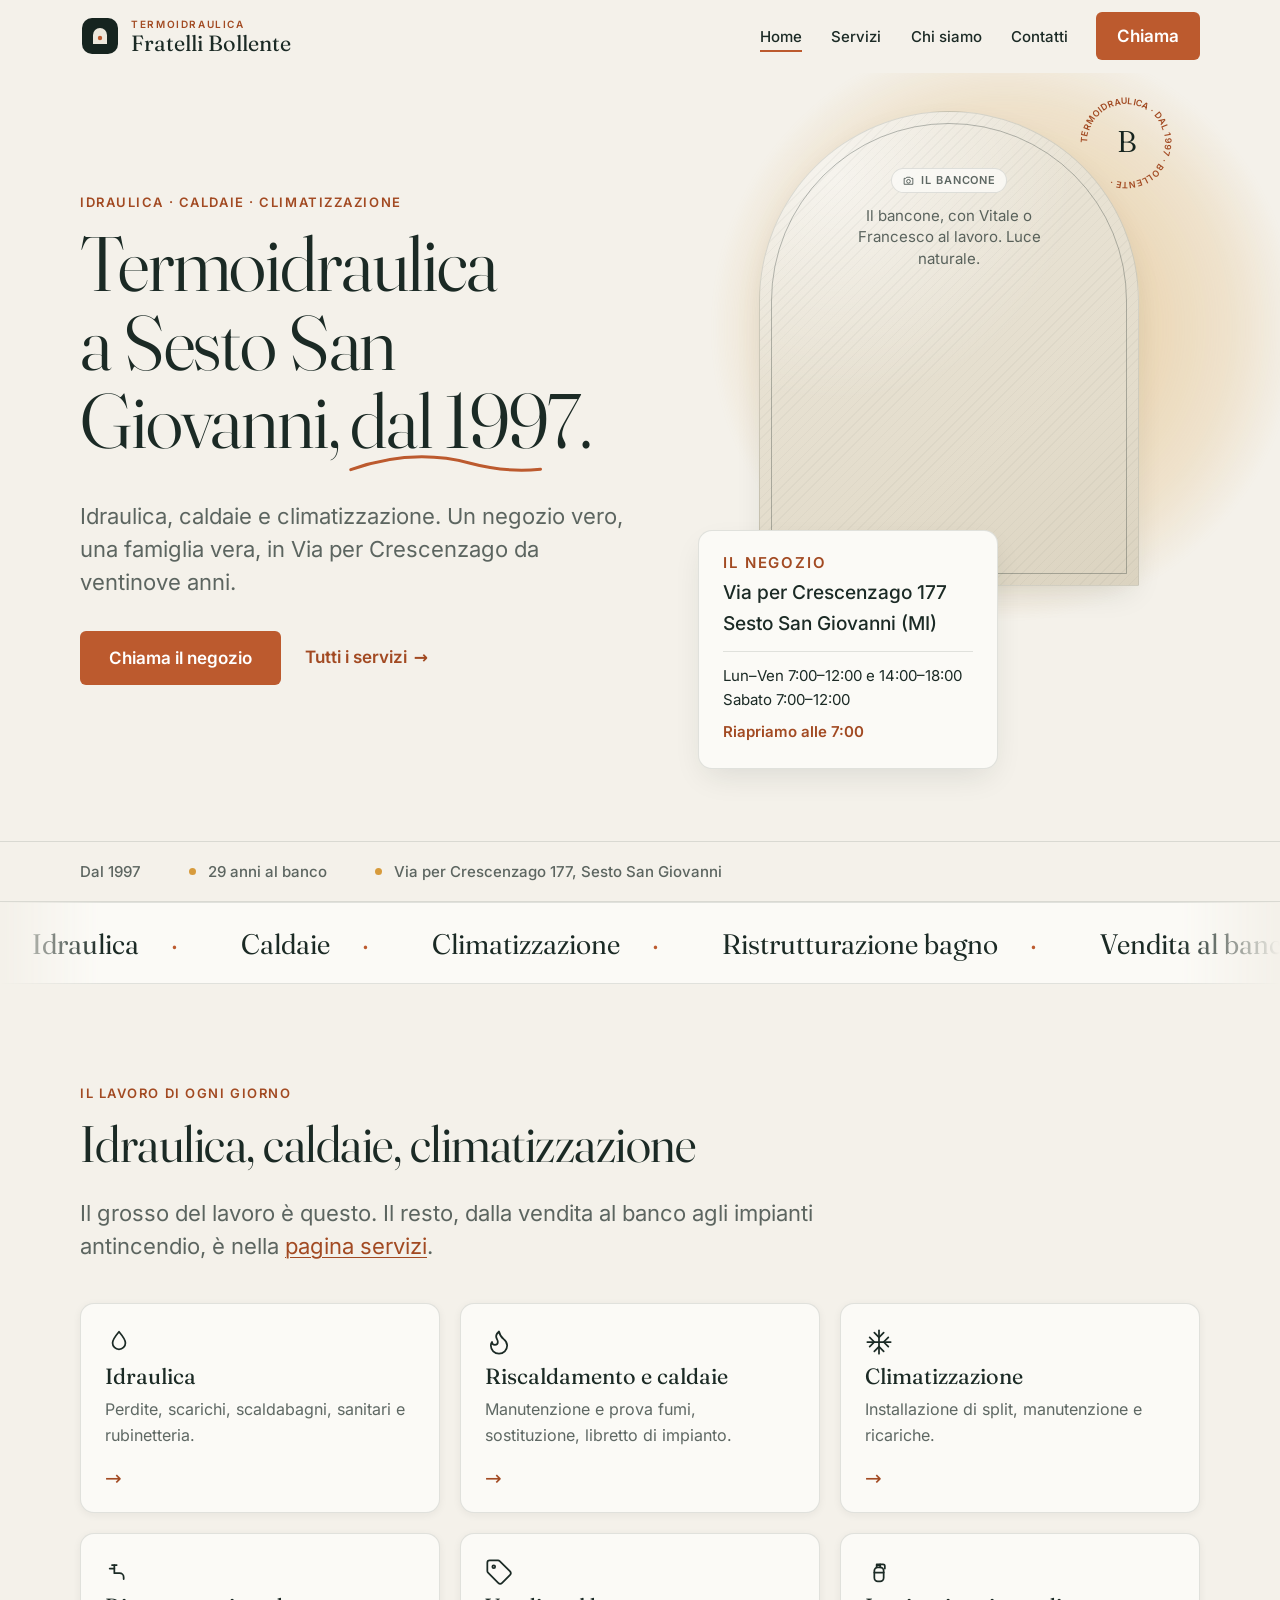
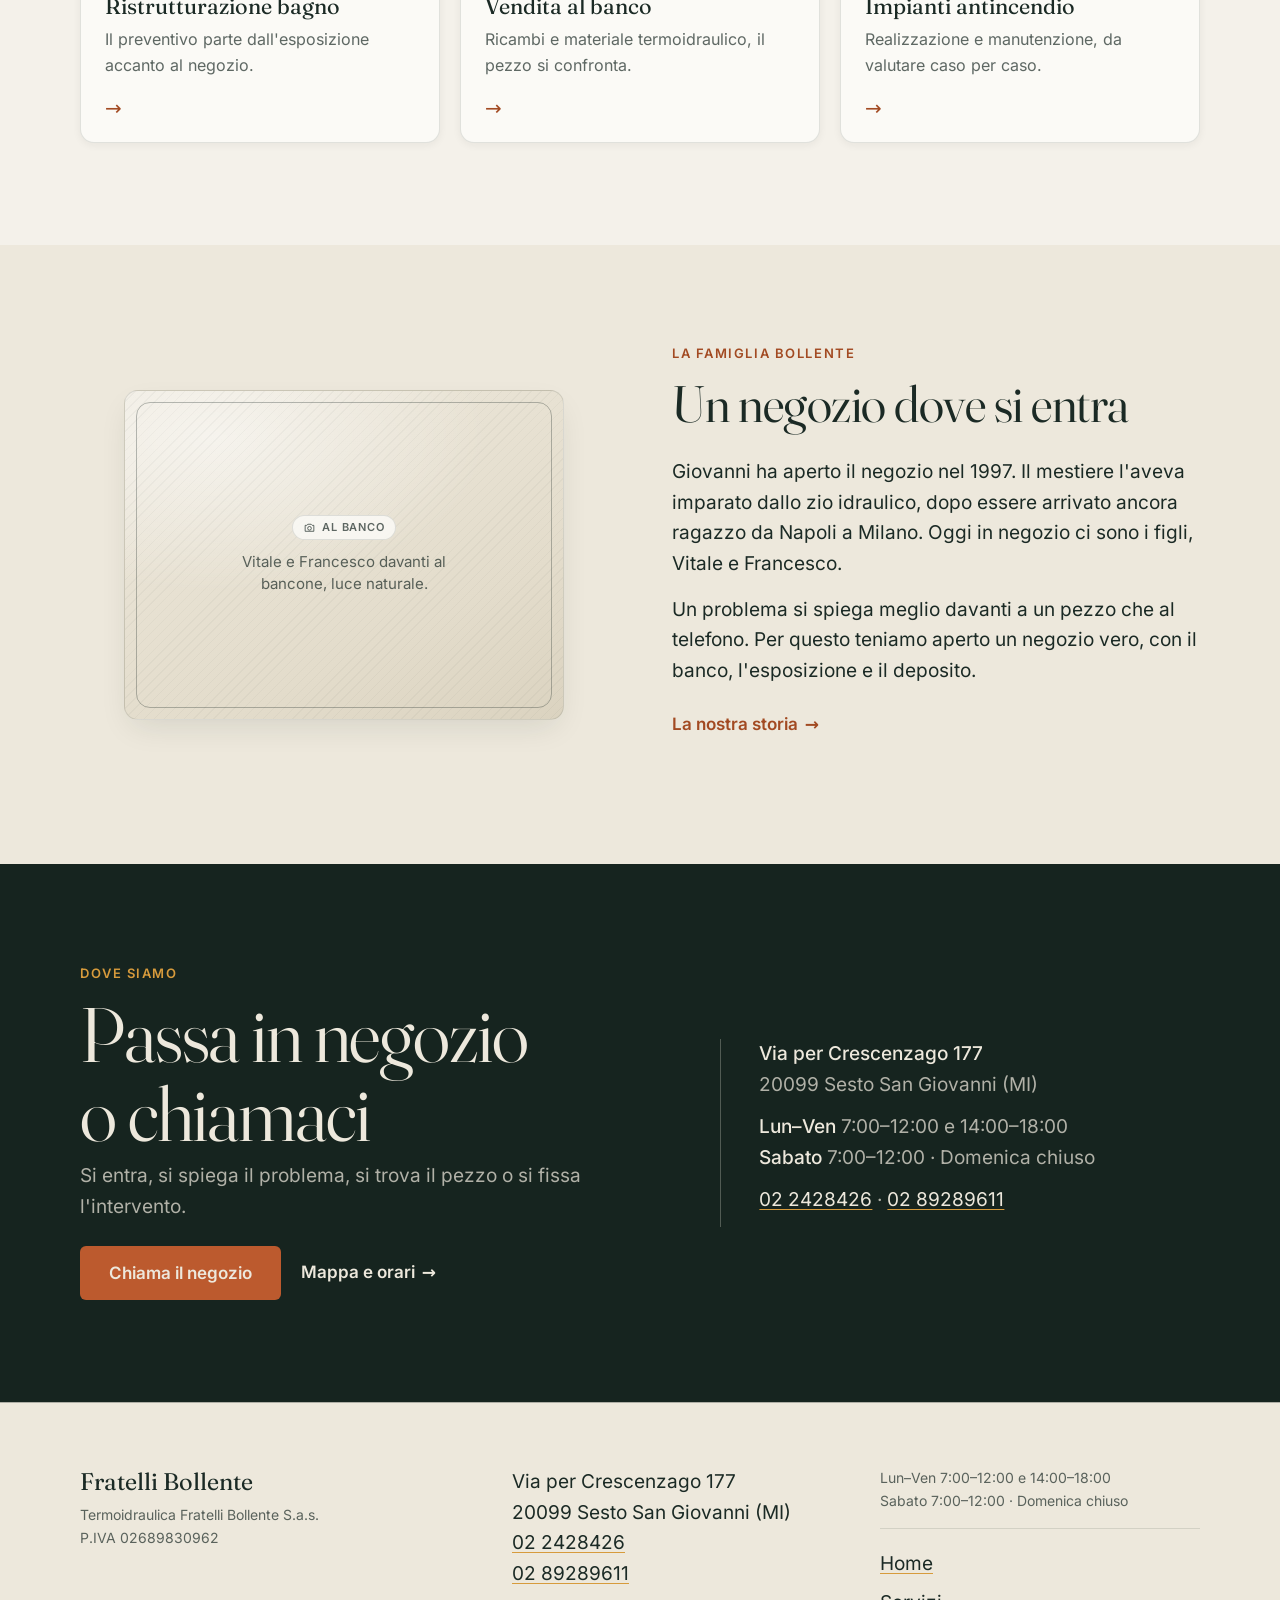
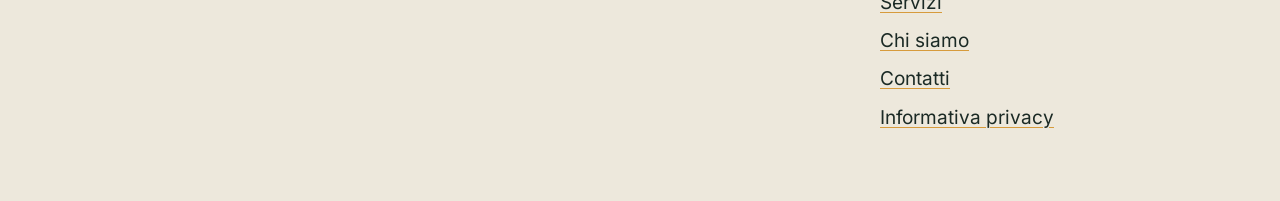
<file: index.html>
<!doctype html>
<html lang="it">
<head>
  <meta charset="utf-8">
  <meta name="viewport" content="width=device-width, initial-scale=1">
  <title>Termoidraulica Fratelli Bollente | Idraulica e caldaie a Sesto San Giovanni</title>
  <meta name="description" content="Negozio di termoidraulica in via per Crescenzago 177 a Sesto San Giovanni. Idraulica, caldaie, climatizzazione e arredobagno dal 1997. Tel 02 2428426.">
  <!-- VERIFICARE CON IL CLIENTE: dominio definitivo (vale per canonical e sitemap) -->
  <link rel="canonical" href="https://DOMINIO-DA-CONFERMARE.example/">
  <!-- Niente cookie e niente analytics: nessun banner necessario. Font self-hosted. -->
  <link rel="preload" href="fonts/fraunces-var.woff2" as="font" type="font/woff2" crossorigin>
  <link rel="preload" href="fonts/inter-400.woff2" as="font" type="font/woff2" crossorigin>
  <link rel="icon" href="favicon.svg" type="image/svg+xml">
  <link rel="stylesheet" href="css/style.css">
  <!-- Coordinate geo approssimative della via: VERIFICARE CON IL CLIENTE (NOTES.md) -->
  <script type="application/ld+json">
  {
    "@context": "https://schema.org",
    "@type": "Plumber",
    "name": "Termoidraulica Fratelli Bollente S.a.s.",
    "url": "https://DOMINIO-DA-CONFERMARE.example/",
    "telephone": ["+39 02 2428426", "+39 02 89289611"],
    "vatID": "02689830962",
    "foundingDate": "1997",
    "address": {
      "@type": "PostalAddress",
      "streetAddress": "Via per Crescenzago 177",
      "postalCode": "20099",
      "addressLocality": "Sesto San Giovanni",
      "addressRegion": "MI",
      "addressCountry": "IT"
    },
    "geo": {
      "@type": "GeoCoordinates",
      "latitude": 45.519,
      "longitude": 9.248
    },
    "openingHoursSpecification": [
      {
        "@type": "OpeningHoursSpecification",
        "dayOfWeek": ["Monday", "Tuesday", "Wednesday", "Thursday", "Friday"],
        "opens": "07:00",
        "closes": "12:00"
      },
      {
        "@type": "OpeningHoursSpecification",
        "dayOfWeek": ["Monday", "Tuesday", "Wednesday", "Thursday", "Friday"],
        "opens": "14:00",
        "closes": "18:00"
      },
      {
        "@type": "OpeningHoursSpecification",
        "dayOfWeek": "Saturday",
        "opens": "07:00",
        "closes": "12:00"
      }
    ]
  }
  </script>
</head>
<body>
  <a class="salta" href="#contenuto">Salta al contenuto</a>

  <header class="testata">
    <div class="contenitore testata-interna">
      <a class="wordmark" href="index.html" aria-label="Termoidraulica Fratelli Bollente, vai alla home">
        <svg id="logo-mark" class="logo-mark" width="40" height="40" viewBox="0 0 40 40" aria-hidden="true" focusable="false">
          <!-- Segno segnaposto del logo: sostituire con il file reale mantenendo id="logo-mark" -->
          <rect class="logo-tile" x="2" y="2" width="36" height="36" rx="10"/>
          <path class="logo-arco" d="M13 28V19a7 7 0 0 1 14 0v9Z"/>
          <circle class="logo-punto" cx="20" cy="22" r="2.2"/>
        </svg>
        <span class="wordmark-testo">
          <span class="sopra">Termoidraulica</span>
          <span class="nome">Fratelli Bollente</span>
        </span>
      </a>
      <button class="menu-bottone" aria-expanded="false" aria-controls="nav-principale">Menu</button>
      <div class="testata-nav">
        <nav id="nav-principale" class="nav" aria-label="Principale">
          <ul>
            <li><a href="index.html" aria-current="page">Home</a></li>
            <li><a href="servizi.html">Servizi</a></li>
            <li><a href="chi-siamo.html">Chi siamo</a></li>
            <li><a href="contatti.html">Contatti</a></li>
          </ul>
        </nav>
        <a class="bottone bottone-primario" href="tel:+39022428426">Chiama</a>
      </div>
    </div>
  </header>

  <main id="contenuto">

    <section class="hero" aria-labelledby="titolo-hero">
      <div class="contenitore hero-griglia">
        <div class="hero-testo">
          <p class="eyebrow">Idraulica · Caldaie · Climatizzazione</p>
          <h1 id="titolo-hero">Termoidraulica a Sesto San Giovanni, <span class="disegnata">dal 1997<svg viewBox="0 0 200 12" preserveAspectRatio="none" aria-hidden="true"><path pathLength="1" vector-effect="non-scaling-stroke" d="M4 8 C 42 3 74 3 104 6 S 168 9 196 5"/></svg></span>.</h1>
          <!-- VERIFICARE CON IL CLIENTE: la frase dice che il negozio è in via
               per Crescenzago da 29 anni (e il numero invecchia ogni anno).
               Testo indicato dal committente: confermare o adottare
               l'alternativa in DESIGN.md prima di pubblicare. -->
          <p class="lead">Idraulica, caldaie e climatizzazione. Un negozio vero, una famiglia vera, in Via per Crescenzago da ventinove anni.</p>
          <div class="hero-azioni">
            <a class="bottone bottone-primario" href="tel:+39022428426">Chiama il negozio</a>
            <a class="link-freccia" href="servizi.html">Tutti i servizi</a>
          </div>
        </div>

        <div class="hero-media">
          <span class="cerchio-sfondo" aria-hidden="true"></span>
          <div class="badge-1997" aria-hidden="true">
            <svg viewBox="0 0 108 108">
              <defs>
                <path id="anello-hero" d="M54 54 m -39 0 a 39 39 0 1 1 78 0 a 39 39 0 1 1 -78 0"></path>
              </defs>
              <g class="anello">
                <text><textPath href="#anello-hero" startOffset="0">TERMOIDRAULICA · DAL 1997 · BOLLENTE · </textPath></text>
              </g>
              <text class="marchio" x="54" y="63" text-anchor="middle">B</text>
            </svg>
          </div>
          <figure class="frame frame--arco" role="img" aria-label="Foto in arrivo: il bancone del negozio, con Vitale o Francesco al lavoro, luce naturale">
            <span class="frame-chip">
              <svg width="13" height="13" viewBox="0 0 24 24" fill="none" stroke="currentColor" stroke-width="1.8" stroke-linejoin="round" aria-hidden="true"><path d="M4 8h3l2-2h6l2 2h3v11H4z"/><circle cx="12" cy="13.5" r="3.4"/></svg>
              Il bancone
            </span>
            <span class="frame-nota">Il bancone, con Vitale o Francesco al lavoro. Luce naturale.</span>
          </figure>
          <div class="card-negozio">
            <p class="eyebrow">Il negozio</p>
            <address>Via per Crescenzago 177<br>Sesto San Giovanni (MI)</address>
            <hr class="filetto" aria-hidden="true">
            <p>Lun–Ven 7:00–12:00 e 14:00–18:00<br>Sabato 7:00–12:00</p>
            <p class="spia" data-spia-orari aria-live="polite"></p>
          </div>
        </div>
      </div>
    </section>

    <div class="striscia-trust">
      <div class="contenitore">
        <!-- VERIFICARE CON IL CLIENTE: "29 anni" invecchia ogni anno; "dal 1997"
             lo dice per sempre. Stringa indicata dal committente. -->
        <ul>
          <li>Dal 1997</li>
          <li>29 anni al banco</li>
          <li>Via per Crescenzago 177, Sesto San Giovanni</li>
        </ul>
      </div>
    </div>

    <div class="marquee" aria-hidden="true">
      <div class="marquee-traccia">
        <span>Idraulica</span>
        <span>Caldaie</span>
        <span>Climatizzazione</span>
        <span>Ristrutturazione bagno</span>
        <span>Vendita al banco</span>
        <span>Impianti antincendio</span>
      </div>
    </div>

    <section class="sezione" aria-labelledby="titolo-servizi">
      <div class="contenitore">
        <p class="eyebrow">Il lavoro di ogni giorno</p>
        <h2 id="titolo-servizi">Idraulica, caldaie, climatizzazione</h2>
        <p class="lead">Il grosso del lavoro è questo. Il resto, dalla vendita al banco agli impianti antincendio, è nella <a href="servizi.html">pagina servizi</a>.</p>

        <div class="servizi-griglia">
          <a class="card-servizio" href="servizi.html#idraulica" data-anima>
            <span class="card-icona" aria-hidden="true">
              <svg width="28" height="28" viewBox="0 0 24 24" fill="none" stroke="currentColor" stroke-width="1.5" stroke-linecap="round" stroke-linejoin="round"><path d="M12 3.2c3.4 4 5.5 6.7 5.5 9.6a5.5 5.5 0 0 1-11 0c0-2.9 2.1-5.6 5.5-9.6Z"/></svg>
            </span>
            <h3>Idraulica</h3>
            <p>Perdite, scarichi, scaldabagni, sanitari e rubinetteria.</p>
            <span class="card-freccia" aria-hidden="true">→</span>
          </a>
          <a class="card-servizio" href="servizi.html#caldaie" data-anima>
            <span class="card-icona" aria-hidden="true">
              <svg width="28" height="28" viewBox="0 0 24 24" fill="none" stroke="currentColor" stroke-width="1.5" stroke-linecap="round" stroke-linejoin="round"><path d="M8.5 14.5A2.5 2.5 0 0 0 11 12c0-1.38-.5-2-1-3-1.072-2.143-.224-4.054 2-6 .5 2.5 2 4.9 4 6.5 2 1.6 3 3.5 3 5.5a7 7 0 1 1-14 0c0-1.153.433-2.294 1-3a2.5 2.5 0 0 0 2.5 2.5Z"/></svg>
            </span>
            <h3>Riscaldamento e caldaie</h3>
            <p>Manutenzione e prova fumi, sostituzione, libretto di impianto.</p>
            <span class="card-freccia" aria-hidden="true">→</span>
          </a>
          <a class="card-servizio" href="servizi.html#clima" data-anima>
            <span class="card-icona" aria-hidden="true">
              <svg width="28" height="28" viewBox="0 0 24 24" fill="none" stroke="currentColor" stroke-width="1.5" stroke-linecap="round" stroke-linejoin="round"><line x1="2" y1="12" x2="22" y2="12"/><line x1="12" y1="2" x2="12" y2="22"/><path d="m20 16-4-4 4-4"/><path d="m4 8 4 4-4 4"/><path d="m16 4-4 4-4-4"/><path d="m8 20 4-4 4 4"/></svg>
            </span>
            <h3>Climatizzazione</h3>
            <p>Installazione di split, manutenzione e ricariche.</p>
            <span class="card-freccia" aria-hidden="true">→</span>
          </a>
          <a class="card-servizio" href="servizi.html#bagno" data-anima>
            <span class="card-icona" aria-hidden="true">
              <svg width="28" height="28" viewBox="0 0 24 24" fill="none" stroke="currentColor" stroke-width="1.5" stroke-linecap="round" stroke-linejoin="round"><path d="M4 9h4"/><path d="M8 6v7h4.5a3.5 3.5 0 0 1 3.5 3.5V18"/><path d="M6 6h4"/></svg>
            </span>
            <h3>Ristrutturazione bagno</h3>
            <p>Il preventivo parte dall'esposizione accanto al negozio.</p>
            <span class="card-freccia" aria-hidden="true">→</span>
          </a>
          <a class="card-servizio" href="servizi.html#banco" data-anima>
            <span class="card-icona" aria-hidden="true">
              <svg width="28" height="28" viewBox="0 0 24 24" fill="none" stroke="currentColor" stroke-width="1.5" stroke-linecap="round" stroke-linejoin="round"><path d="M12.586 2.586A2 2 0 0 0 11.172 2H4a2 2 0 0 0-2 2v7.172a2 2 0 0 0 .586 1.414l8.704 8.704a2.426 2.426 0 0 0 3.42 0l6.58-6.58a2.426 2.426 0 0 0 0-3.42Z"/><circle cx="7.5" cy="7.5" r="1.2"/></svg>
            </span>
            <h3>Vendita al banco</h3>
            <p>Ricambi e materiale termoidraulico, il pezzo si confronta.</p>
            <span class="card-freccia" aria-hidden="true">→</span>
          </a>
          <a class="card-servizio" href="servizi.html#antincendio" data-anima>
            <span class="card-icona" aria-hidden="true">
              <svg width="28" height="28" viewBox="0 0 24 24" fill="none" stroke="currentColor" stroke-width="1.5" stroke-linecap="round" stroke-linejoin="round"><rect x="8" y="8" width="8" height="12" rx="3"/><path d="M10 8V6h3v2"/><path d="M13 5.5h2.5a1.5 1.5 0 0 1 1.5 1.5V9"/><path d="M10 5.5h3"/><path d="M8 12.5h8"/></svg>
            </span>
            <h3>Impianti antincendio</h3>
            <p>Realizzazione e manutenzione, da valutare caso per caso.</p>
            <span class="card-freccia" aria-hidden="true">→</span>
          </a>
        </div>
      </div>
    </section>

    <!-- VERIFICARE CON IL CLIENTE: date e dettagli della storia di famiglia -->
    <section class="sezione sfondo-2" aria-labelledby="titolo-banco">
      <div class="contenitore striscia striscia-inversa">
        <div>
          <p class="eyebrow">La famiglia Bollente</p>
          <h2 id="titolo-banco">Un negozio dove si entra</h2>
          <p class="prosa">Giovanni ha aperto il negozio nel 1997. Il mestiere l'aveva imparato dallo zio idraulico, dopo essere arrivato ancora ragazzo da Napoli a Milano. Oggi in negozio ci sono i figli, Vitale e Francesco.</p>
          <p class="prosa">Un problema si spiega meglio davanti a un pezzo che al telefono. Per questo teniamo aperto un negozio vero, con il banco, l'esposizione e il deposito.</p>
          <p><a class="link-freccia" href="chi-siamo.html">La nostra storia</a></p>
        </div>
        <div class="striscia-media">
          <figure class="frame frame--rett" role="img" aria-label="Foto in arrivo: Vitale e Francesco davanti al bancone del negozio, luce naturale">
            <span class="frame-chip">
              <svg width="13" height="13" viewBox="0 0 24 24" fill="none" stroke="currentColor" stroke-width="1.8" stroke-linejoin="round" aria-hidden="true"><path d="M4 8h3l2-2h6l2 2h3v11H4z"/><circle cx="12" cy="13.5" r="3.4"/></svg>
              Al banco
            </span>
            <span class="frame-nota">Vitale e Francesco davanti al bancone, luce naturale.</span>
          </figure>
        </div>
      </div>
    </section>
    <!-- FINE SEZIONE DA VERIFICARE -->

    <section class="cta-scura sezione" aria-labelledby="titolo-cta">
      <div class="contenitore">
        <div>
          <p class="eyebrow">Dove siamo</p>
          <h2 class="display" id="titolo-cta">Passa in negozio o chiamaci</h2>
          <p>Si entra, si spiega il problema, si trova il pezzo o si fissa l'intervento.</p>
          <div class="cta-scura-azioni">
            <a class="bottone bottone-primario" href="tel:+39022428426">Chiama il negozio</a>
            <a class="link-freccia" href="contatti.html">Mappa e orari</a>
          </div>
        </div>
        <div class="cta-dettagli">
          <p><span class="valore">Via per Crescenzago 177</span><br>20099 Sesto San Giovanni (MI)</p>
          <p><span class="valore">Lun–Ven</span> 7:00–12:00 e 14:00–18:00<br><span class="valore">Sabato</span> 7:00–12:00 · Domenica chiuso</p>
          <p><a href="tel:+39022428426">02 2428426</a> · <a href="tel:+390289289611">02 89289611</a></p>
        </div>
      </div>
    </section>

  </main>

  <footer class="piede">
    <div class="contenitore piede-griglia">
      <div>
        <p class="wordmark-piede">Fratelli Bollente</p>
        <p class="minuta">Termoidraulica Fratelli Bollente S.a.s.<br>P.IVA 02689830962</p>
      </div>
      <address>
        Via per Crescenzago 177<br>
        20099 Sesto San Giovanni (MI)<br>
        <a href="tel:+39022428426">02 2428426</a><br>
        <a href="tel:+390289289611">02 89289611</a>
      </address>
      <div>
        <p class="minuta">Lun–Ven 7:00–12:00 e 14:00–18:00<br>Sabato 7:00–12:00 · Domenica chiuso</p>
        <ul>
          <li><a href="index.html">Home</a></li>
          <li><a href="servizi.html">Servizi</a></li>
          <li><a href="chi-siamo.html">Chi siamo</a></li>
          <li><a href="contatti.html">Contatti</a></li>
          <li><a href="privacy.html">Informativa privacy</a></li>
        </ul>
      </div>
    </div>
  </footer>

  <div class="barra-mobile">
    <a class="bottone bottone-primario" href="tel:+39022428426">Chiama</a>
    <!-- VERIFICARE CON IL CLIENTE: numero WhatsApp reale, poi togliere
         l'attributo hidden e completare il link wa.me -->
    <a class="bottone bottone-ghost" href="https://wa.me/39NUMERODACONFERMARE" hidden>WhatsApp</a>
  </div>

  <script src="js/main.js" defer></script>
</body>
</html>
</file>
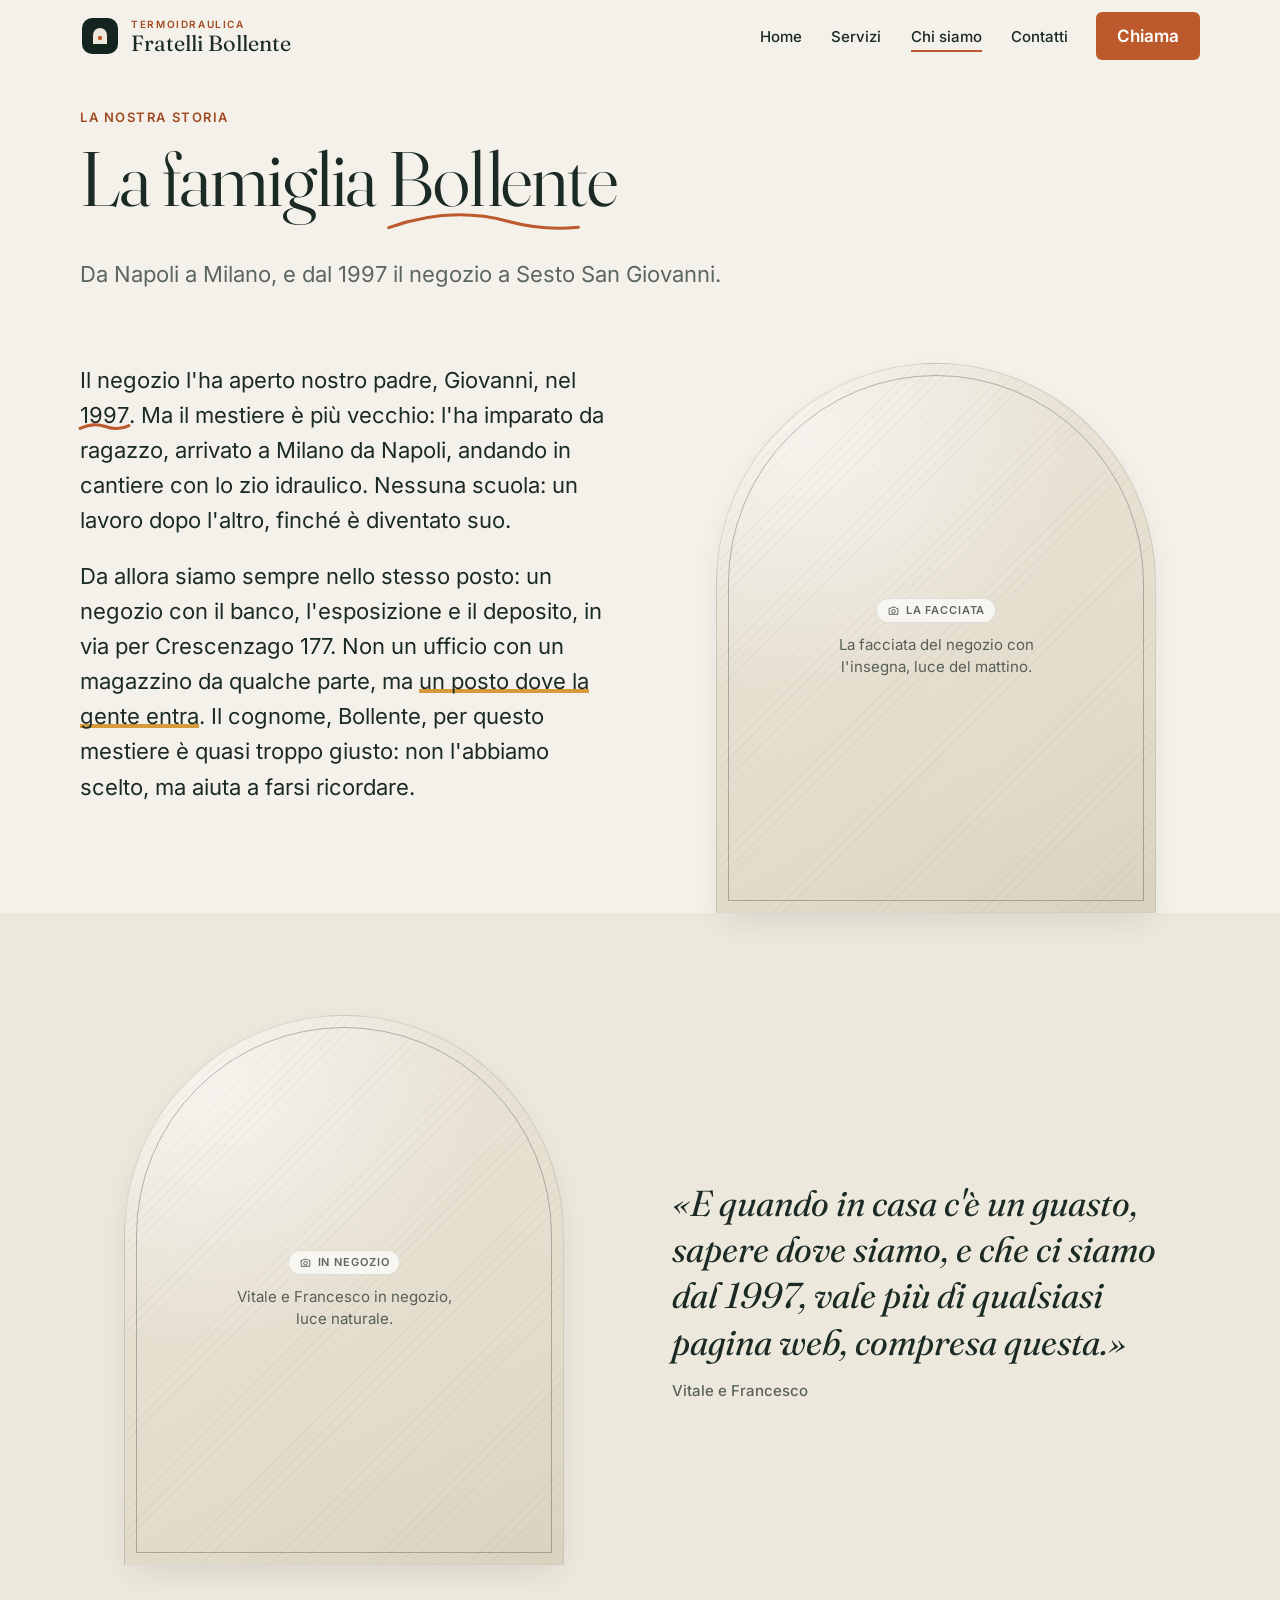
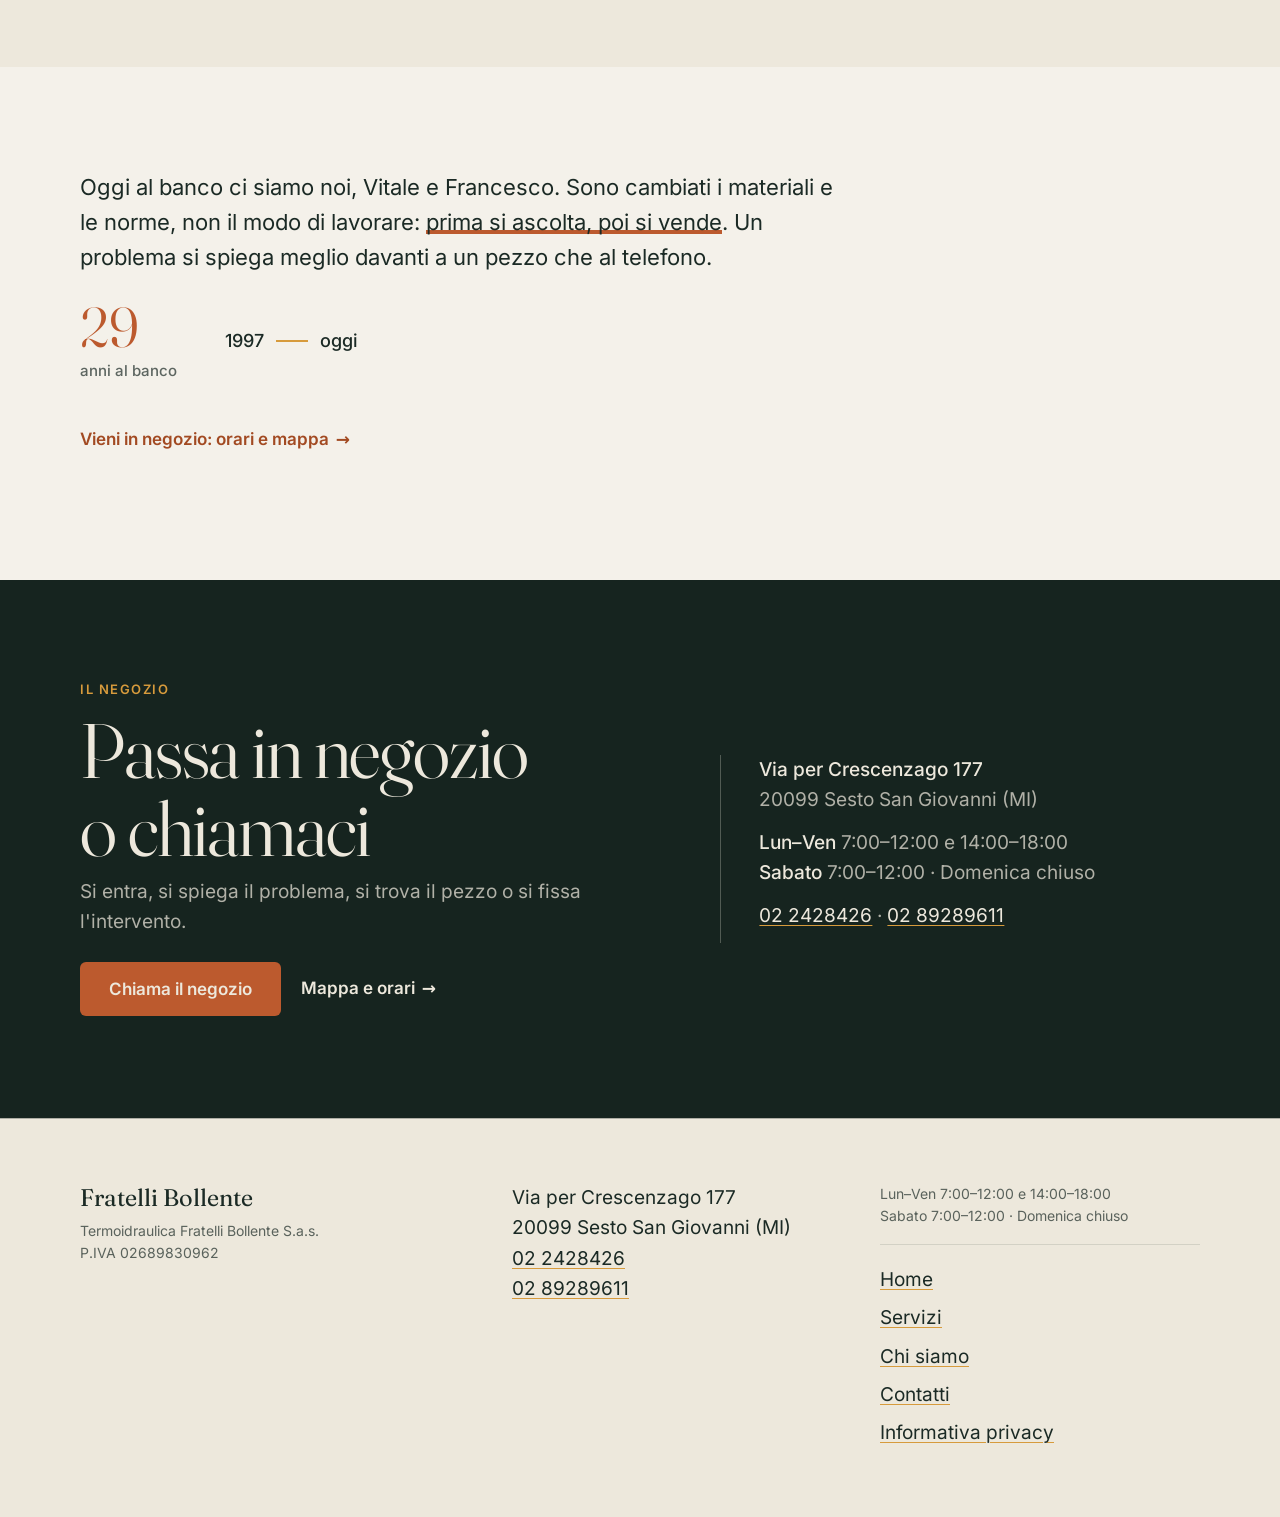
<file: chi-siamo.html>
<!doctype html>
<html lang="it">
<head>
  <meta charset="utf-8">
  <meta name="viewport" content="width=device-width, initial-scale=1">
  <title>Chi siamo | Termoidraulica Fratelli Bollente</title>
  <meta name="description" content="La famiglia Bollente: Giovanni, arrivato a Milano da Napoli, e i figli Vitale e Francesco. Il negozio di Sesto San Giovanni aperto nel 1997.">
  <!-- VERIFICARE CON IL CLIENTE: dominio definitivo (vale per canonical e sitemap) -->
  <link rel="canonical" href="https://DOMINIO-DA-CONFERMARE.example/chi-siamo.html">
  <!-- Niente cookie e niente analytics: nessun banner necessario. Font self-hosted. -->
  <link rel="preload" href="fonts/fraunces-var.woff2" as="font" type="font/woff2" crossorigin>
  <link rel="preload" href="fonts/inter-400.woff2" as="font" type="font/woff2" crossorigin>
  <link rel="icon" href="favicon.svg" type="image/svg+xml">
  <link rel="stylesheet" href="css/style.css">
  <!-- Coordinate geo approssimative della via: VERIFICARE CON IL CLIENTE (NOTES.md) -->
  <script type="application/ld+json">
  {
    "@context": "https://schema.org",
    "@type": "Plumber",
    "name": "Termoidraulica Fratelli Bollente S.a.s.",
    "url": "https://DOMINIO-DA-CONFERMARE.example/",
    "telephone": ["+39 02 2428426", "+39 02 89289611"],
    "vatID": "02689830962",
    "foundingDate": "1997",
    "address": {
      "@type": "PostalAddress",
      "streetAddress": "Via per Crescenzago 177",
      "postalCode": "20099",
      "addressLocality": "Sesto San Giovanni",
      "addressRegion": "MI",
      "addressCountry": "IT"
    },
    "geo": {
      "@type": "GeoCoordinates",
      "latitude": 45.519,
      "longitude": 9.248
    },
    "openingHoursSpecification": [
      {
        "@type": "OpeningHoursSpecification",
        "dayOfWeek": ["Monday", "Tuesday", "Wednesday", "Thursday", "Friday"],
        "opens": "07:00",
        "closes": "12:00"
      },
      {
        "@type": "OpeningHoursSpecification",
        "dayOfWeek": ["Monday", "Tuesday", "Wednesday", "Thursday", "Friday"],
        "opens": "14:00",
        "closes": "18:00"
      },
      {
        "@type": "OpeningHoursSpecification",
        "dayOfWeek": "Saturday",
        "opens": "07:00",
        "closes": "12:00"
      }
    ]
  }
  </script>
</head>
<body>
  <a class="salta" href="#contenuto">Salta al contenuto</a>

  <header class="testata">
    <div class="contenitore testata-interna">
      <a class="wordmark" href="index.html" aria-label="Termoidraulica Fratelli Bollente, vai alla home">
        <svg id="logo-mark" class="logo-mark" width="40" height="40" viewBox="0 0 40 40" aria-hidden="true" focusable="false">
          <!-- Segno segnaposto del logo: sostituire con il file reale mantenendo id="logo-mark" -->
          <rect class="logo-tile" x="2" y="2" width="36" height="36" rx="10"/>
          <path class="logo-arco" d="M13 28V19a7 7 0 0 1 14 0v9Z"/>
          <circle class="logo-punto" cx="20" cy="22" r="2.2"/>
        </svg>
        <span class="wordmark-testo">
          <span class="sopra">Termoidraulica</span>
          <span class="nome">Fratelli Bollente</span>
        </span>
      </a>
      <button class="menu-bottone" aria-expanded="false" aria-controls="nav-principale">Menu</button>
      <div class="testata-nav">
        <nav id="nav-principale" class="nav" aria-label="Principale">
          <ul>
            <li><a href="index.html">Home</a></li>
            <li><a href="servizi.html">Servizi</a></li>
            <li><a href="chi-siamo.html" aria-current="page">Chi siamo</a></li>
            <li><a href="contatti.html">Contatti</a></li>
          </ul>
        </nav>
        <a class="bottone bottone-primario" href="tel:+39022428426">Chiama</a>
      </div>
    </div>
  </header>

  <main id="contenuto">

    <section class="hero hero--compatto" aria-labelledby="titolo-pagina">
      <div class="contenitore">
        <p class="eyebrow">La nostra storia</p>
        <h1 id="titolo-pagina">La famiglia <span class="disegnata">Bollente<svg viewBox="0 0 200 12" preserveAspectRatio="none" aria-hidden="true"><path pathLength="1" vector-effect="non-scaling-stroke" d="M4 8 C 42 3 74 3 104 6 S 168 9 196 5"/></svg></span></h1>
        <p class="lead">Da Napoli a Milano, e dal 1997 il negozio a Sesto San Giovanni.</p>
      </div>
    </section>

    <!-- VERIFICARE CON IL CLIENTE: tutto il racconto che segue va confermato
         parola per parola prima di andare online (date, nomi, dettagli) -->
    <section class="senza-sopra" aria-label="La nostra storia">
      <div class="contenitore striscia striscia-alto">
        <div class="racconto">
          <p>Il negozio l'ha aperto nostro padre, Giovanni, nel <span class="disegnata">1997<svg viewBox="0 0 200 12" preserveAspectRatio="none" aria-hidden="true"><path pathLength="1" vector-effect="non-scaling-stroke" d="M4 8 C 42 3 74 3 104 6 S 168 9 196 5"/></svg></span>. Ma il mestiere è più vecchio: l'ha imparato da ragazzo, arrivato a Milano da Napoli, andando in cantiere con lo zio idraulico. Nessuna scuola: un lavoro dopo l'altro, finché è diventato suo.</p>
          <p>Da allora siamo sempre nello stesso posto: un negozio con il banco, l'esposizione e il deposito, in via per Crescenzago 177. Non un ufficio con un magazzino da qualche parte, ma <span class="evidenzia">un posto dove la gente entra</span>. Il cognome, Bollente, per questo mestiere è quasi troppo giusto: non l'abbiamo scelto, ma aiuta a farsi ricordare.</p>
        </div>
        <div class="striscia-media">
          <figure class="frame frame--arco" role="img" aria-label="Foto in arrivo: la facciata del negozio in via per Crescenzago con l'insegna, luce del mattino">
            <span class="frame-chip">
              <svg width="13" height="13" viewBox="0 0 24 24" fill="none" stroke="currentColor" stroke-width="1.8" stroke-linejoin="round" aria-hidden="true"><path d="M4 8h3l2-2h6l2 2h3v11H4z"/><circle cx="12" cy="13.5" r="3.4"/></svg>
              La facciata
            </span>
            <span class="frame-nota">La facciata del negozio con l'insegna, luce del mattino.</span>
          </figure>
        </div>
      </div>
    </section>

    <section class="sezione sfondo-2" aria-label="Il metodo">
      <div class="contenitore striscia striscia-inversa">
        <blockquote class="pull-quote">
          <p>«E quando in casa c'è un guasto, sapere dove siamo, e che ci siamo dal 1997, vale più di qualsiasi pagina web, compresa questa.»</p>
          <cite>Vitale e Francesco</cite>
        </blockquote>
        <div class="striscia-media">
          <figure class="frame frame--arco" role="img" aria-label="Foto in arrivo: Vitale e Francesco in negozio, luce naturale">
            <span class="frame-chip">
              <svg width="13" height="13" viewBox="0 0 24 24" fill="none" stroke="currentColor" stroke-width="1.8" stroke-linejoin="round" aria-hidden="true"><path d="M4 8h3l2-2h6l2 2h3v11H4z"/><circle cx="12" cy="13.5" r="3.4"/></svg>
              In negozio
            </span>
            <span class="frame-nota">Vitale e Francesco in negozio, luce naturale.</span>
          </figure>
        </div>
      </div>
    </section>

    <section class="sezione" aria-label="Oggi">
      <div class="contenitore">
        <div class="racconto">
          <p>Oggi al banco ci siamo noi, Vitale e Francesco. Sono cambiati i materiali e le norme, non il modo di lavorare: <span class="evidenzia terra">prima si ascolta, poi si vende</span>. Un problema si spiega meglio davanti a un pezzo che al telefono.</p>
        </div>
        <!-- VERIFICARE CON IL CLIENTE: "29 anni" invecchia ogni anno; "1997 → oggi"
             lo dice per sempre. -->
        <div class="fatti">
          <div class="stat">
            <span class="numero">29</span>
            <span class="etichetta">anni al banco</span>
          </div>
          <div class="timeline-1997">
            <span>1997</span>
            <span class="freccia" aria-hidden="true"></span>
            <span>oggi</span>
          </div>
        </div>
        <p style="margin-top:2rem"><a class="link-freccia" href="contatti.html">Vieni in negozio: orari e mappa</a></p>
      </div>
    </section>
    <!-- FINE SEZIONE DA VERIFICARE -->

    <section class="cta-scura sezione" aria-labelledby="titolo-cta">
      <div class="contenitore">
        <div>
          <p class="eyebrow">Il negozio</p>
          <h2 class="display" id="titolo-cta">Passa in negozio o chiamaci</h2>
          <p>Si entra, si spiega il problema, si trova il pezzo o si fissa l'intervento.</p>
          <div class="cta-scura-azioni">
            <a class="bottone bottone-primario" href="tel:+39022428426">Chiama il negozio</a>
            <a class="link-freccia" href="contatti.html">Mappa e orari</a>
          </div>
        </div>
        <div class="cta-dettagli">
          <p><span class="valore">Via per Crescenzago 177</span><br>20099 Sesto San Giovanni (MI)</p>
          <p><span class="valore">Lun–Ven</span> 7:00–12:00 e 14:00–18:00<br><span class="valore">Sabato</span> 7:00–12:00 · Domenica chiuso</p>
          <p><a href="tel:+39022428426">02 2428426</a> · <a href="tel:+390289289611">02 89289611</a></p>
        </div>
      </div>
    </section>

  </main>

  <footer class="piede">
    <div class="contenitore piede-griglia">
      <div>
        <p class="wordmark-piede">Fratelli Bollente</p>
        <p class="minuta">Termoidraulica Fratelli Bollente S.a.s.<br>P.IVA 02689830962</p>
      </div>
      <address>
        Via per Crescenzago 177<br>
        20099 Sesto San Giovanni (MI)<br>
        <a href="tel:+39022428426">02 2428426</a><br>
        <a href="tel:+390289289611">02 89289611</a>
      </address>
      <div>
        <p class="minuta">Lun–Ven 7:00–12:00 e 14:00–18:00<br>Sabato 7:00–12:00 · Domenica chiuso</p>
        <ul>
          <li><a href="index.html">Home</a></li>
          <li><a href="servizi.html">Servizi</a></li>
          <li><a href="chi-siamo.html">Chi siamo</a></li>
          <li><a href="contatti.html">Contatti</a></li>
          <li><a href="privacy.html">Informativa privacy</a></li>
        </ul>
      </div>
    </div>
  </footer>

  <div class="barra-mobile">
    <a class="bottone bottone-primario" href="tel:+39022428426">Chiama</a>
    <!-- VERIFICARE CON IL CLIENTE: numero WhatsApp reale, poi togliere
         l'attributo hidden e completare il link wa.me -->
    <a class="bottone bottone-ghost" href="https://wa.me/39NUMERODACONFERMARE" hidden>WhatsApp</a>
  </div>

  <script src="js/main.js" defer></script>
</body>
</html>
</file>
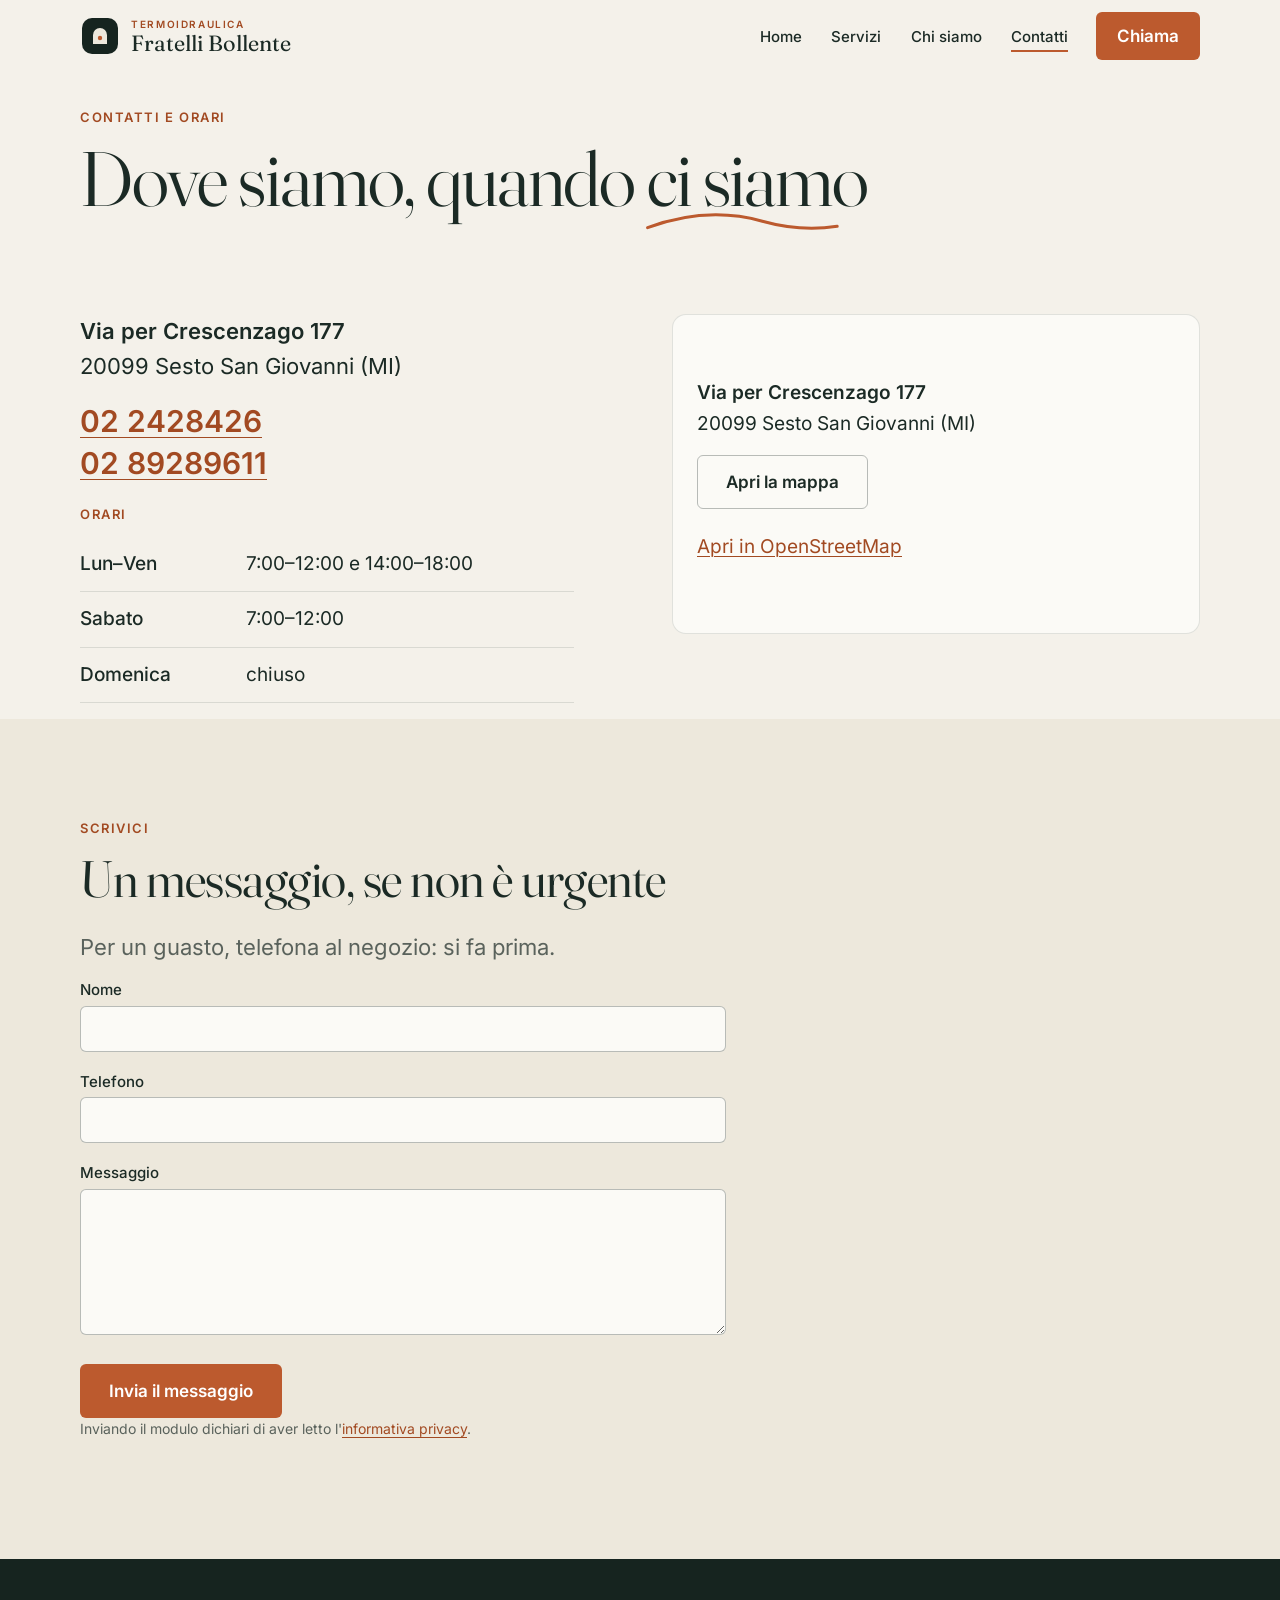
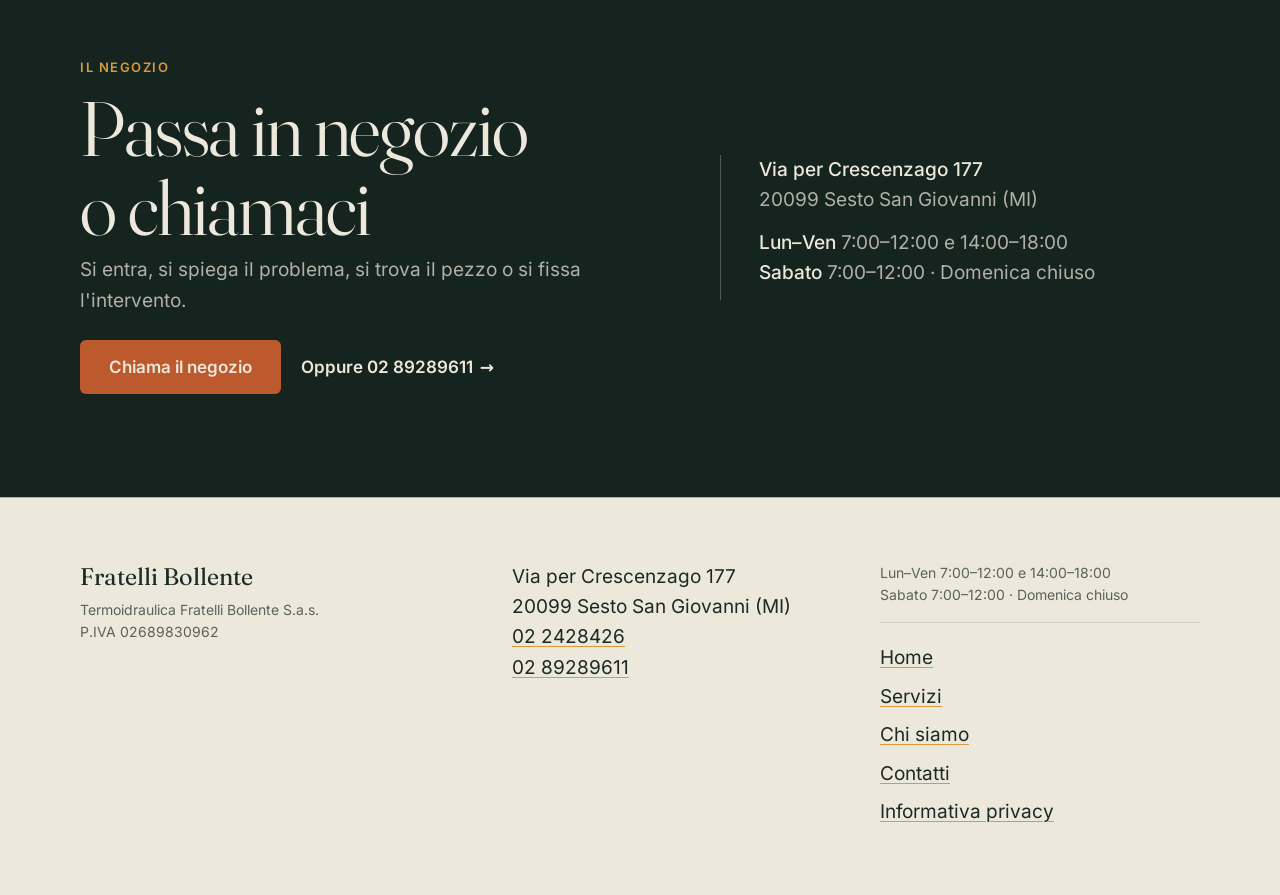
<file: contatti.html>
<!doctype html>
<html lang="it">
<head>
  <meta charset="utf-8">
  <meta name="viewport" content="width=device-width, initial-scale=1">
  <title>Contatti e orari | Termoidraulica Fratelli Bollente</title>
  <meta name="description" content="Siamo in via per Crescenzago 177 a Sesto San Giovanni. Tel 02 2428426 e 02 89289611. Lun–Ven 7–12 e 14–18, sabato mattina. Mappa e modulo di contatto.">
  <!-- VERIFICARE CON IL CLIENTE: dominio definitivo (vale per canonical e sitemap) -->
  <link rel="canonical" href="https://DOMINIO-DA-CONFERMARE.example/contatti.html">
  <!-- Niente cookie e niente analytics: nessun banner necessario. Font self-hosted. -->
  <link rel="preload" href="fonts/fraunces-var.woff2" as="font" type="font/woff2" crossorigin>
  <link rel="preload" href="fonts/inter-400.woff2" as="font" type="font/woff2" crossorigin>
  <link rel="icon" href="favicon.svg" type="image/svg+xml">
  <link rel="stylesheet" href="css/style.css">
  <!-- Coordinate geo approssimative della via: VERIFICARE CON IL CLIENTE (NOTES.md) -->
  <script type="application/ld+json">
  {
    "@context": "https://schema.org",
    "@type": "Plumber",
    "name": "Termoidraulica Fratelli Bollente S.a.s.",
    "url": "https://DOMINIO-DA-CONFERMARE.example/",
    "telephone": ["+39 02 2428426", "+39 02 89289611"],
    "vatID": "02689830962",
    "foundingDate": "1997",
    "address": {
      "@type": "PostalAddress",
      "streetAddress": "Via per Crescenzago 177",
      "postalCode": "20099",
      "addressLocality": "Sesto San Giovanni",
      "addressRegion": "MI",
      "addressCountry": "IT"
    },
    "geo": {
      "@type": "GeoCoordinates",
      "latitude": 45.519,
      "longitude": 9.248
    },
    "openingHoursSpecification": [
      {
        "@type": "OpeningHoursSpecification",
        "dayOfWeek": ["Monday", "Tuesday", "Wednesday", "Thursday", "Friday"],
        "opens": "07:00",
        "closes": "12:00"
      },
      {
        "@type": "OpeningHoursSpecification",
        "dayOfWeek": ["Monday", "Tuesday", "Wednesday", "Thursday", "Friday"],
        "opens": "14:00",
        "closes": "18:00"
      },
      {
        "@type": "OpeningHoursSpecification",
        "dayOfWeek": "Saturday",
        "opens": "07:00",
        "closes": "12:00"
      }
    ]
  }
  </script>
</head>
<body>
  <a class="salta" href="#contenuto">Salta al contenuto</a>

  <header class="testata">
    <div class="contenitore testata-interna">
      <a class="wordmark" href="index.html" aria-label="Termoidraulica Fratelli Bollente, vai alla home">
        <svg id="logo-mark" class="logo-mark" width="40" height="40" viewBox="0 0 40 40" aria-hidden="true" focusable="false">
          <!-- Segno segnaposto del logo: sostituire con il file reale mantenendo id="logo-mark" -->
          <rect class="logo-tile" x="2" y="2" width="36" height="36" rx="10"/>
          <path class="logo-arco" d="M13 28V19a7 7 0 0 1 14 0v9Z"/>
          <circle class="logo-punto" cx="20" cy="22" r="2.2"/>
        </svg>
        <span class="wordmark-testo">
          <span class="sopra">Termoidraulica</span>
          <span class="nome">Fratelli Bollente</span>
        </span>
      </a>
      <button class="menu-bottone" aria-expanded="false" aria-controls="nav-principale">Menu</button>
      <div class="testata-nav">
        <nav id="nav-principale" class="nav" aria-label="Principale">
          <ul>
            <li><a href="index.html">Home</a></li>
            <li><a href="servizi.html">Servizi</a></li>
            <li><a href="chi-siamo.html">Chi siamo</a></li>
            <li><a href="contatti.html" aria-current="page">Contatti</a></li>
          </ul>
        </nav>
        <a class="bottone bottone-primario" href="tel:+39022428426">Chiama</a>
      </div>
    </div>
  </header>

  <main id="contenuto">

    <section class="hero hero--compatto" aria-labelledby="titolo-pagina">
      <div class="contenitore">
        <p class="eyebrow">Contatti e orari</p>
        <h1 id="titolo-pagina">Dove siamo, quando <span class="disegnata">ci siamo<svg viewBox="0 0 200 12" preserveAspectRatio="none" aria-hidden="true"><path pathLength="1" vector-effect="non-scaling-stroke" d="M4 8 C 42 3 74 3 104 6 S 168 9 196 5"/></svg></span></h1>
      </div>
    </section>

    <section class="senza-sopra" aria-label="Indirizzo, telefoni e orari">
      <div class="contenitore striscia striscia-alto">
        <div>
          <address class="recapiti">
            <strong>Via per Crescenzago 177</strong><br>
            20099 Sesto San Giovanni (MI)
          </address>
          <p class="telefoni">
            <a href="tel:+39022428426">02 2428426</a><br>
            <a href="tel:+390289289611">02 89289611</a>
          </p>
          <table class="tabella-orari">
            <caption>Orari</caption>
            <tr><th scope="row">Lun–Ven</th><td>7:00–12:00 e 14:00–18:00</td></tr>
            <tr><th scope="row">Sabato</th><td>7:00–12:00</td></tr>
            <tr><th scope="row">Domenica</th><td>chiuso</td></tr>
          </table>
        </div>
        <div class="striscia-media">
          <div class="mappa" data-mappa data-lat="45.519" data-lon="9.248">
            <p><strong>Via per Crescenzago 177</strong><br>20099 Sesto San Giovanni (MI)</p>
            <button class="bottone bottone-ghost" data-mappa-apri>Apri la mappa</button>
            <a class="link-azione" href="https://www.openstreetmap.org/?mlat=45.519&amp;mlon=9.248#map=17/45.519/9.248" target="_blank" rel="noopener">Apri in OpenStreetMap</a>
          </div>
        </div>
      </div>
    </section>

    <section class="sezione sfondo-2" aria-labelledby="titolo-form">
      <div class="contenitore">
        <p class="eyebrow">Scrivici</p>
        <h2 id="titolo-form">Un messaggio, se non è urgente</h2>
        <p class="lead">Per un guasto, telefona al negozio: si fa prima.</p>
        <!-- SOSTITUIRE l'action con l'endpoint Formspree del cliente
             (o con un mailto, se preferisce): vedi NOTES.md -->
        <form class="modulo" data-form-contatti action="https://formspree.io/f/IDDACONFERMARE" method="POST">
          <div class="campo">
            <label for="nome">Nome</label>
            <input type="text" id="nome" name="nome" required autocomplete="name" aria-describedby="errore-nome">
            <p class="errore" id="errore-nome" hidden></p>
          </div>
          <div class="campo">
            <label for="telefono">Telefono</label>
            <input type="tel" id="telefono" name="telefono" required autocomplete="tel" aria-describedby="errore-telefono">
            <p class="errore" id="errore-telefono" hidden></p>
          </div>
          <div class="campo">
            <label for="messaggio">Messaggio</label>
            <textarea id="messaggio" name="messaggio" rows="6" required aria-describedby="errore-messaggio"></textarea>
            <p class="errore" id="errore-messaggio" hidden></p>
          </div>
          <button class="bottone bottone-primario" type="submit">Invia il messaggio</button>
          <p class="nota-privacy">Inviando il modulo dichiari di aver letto l'<a href="privacy.html">informativa privacy</a>.</p>
        </form>
      </div>
    </section>

    <section class="cta-scura sezione" aria-labelledby="titolo-cta">
      <div class="contenitore">
        <div>
          <p class="eyebrow">Il negozio</p>
          <h2 class="display" id="titolo-cta">Passa in negozio o chiamaci</h2>
          <p>Si entra, si spiega il problema, si trova il pezzo o si fissa l'intervento.</p>
          <div class="cta-scura-azioni">
            <a class="bottone bottone-primario" href="tel:+39022428426">Chiama il negozio</a>
            <a class="link-freccia" href="tel:+390289289611">Oppure 02 89289611</a>
          </div>
        </div>
        <div class="cta-dettagli">
          <p><span class="valore">Via per Crescenzago 177</span><br>20099 Sesto San Giovanni (MI)</p>
          <p><span class="valore">Lun–Ven</span> 7:00–12:00 e 14:00–18:00<br><span class="valore">Sabato</span> 7:00–12:00 · Domenica chiuso</p>
        </div>
      </div>
    </section>

  </main>

  <footer class="piede">
    <div class="contenitore piede-griglia">
      <div>
        <p class="wordmark-piede">Fratelli Bollente</p>
        <p class="minuta">Termoidraulica Fratelli Bollente S.a.s.<br>P.IVA 02689830962</p>
      </div>
      <address>
        Via per Crescenzago 177<br>
        20099 Sesto San Giovanni (MI)<br>
        <a href="tel:+39022428426">02 2428426</a><br>
        <a href="tel:+390289289611">02 89289611</a>
      </address>
      <div>
        <p class="minuta">Lun–Ven 7:00–12:00 e 14:00–18:00<br>Sabato 7:00–12:00 · Domenica chiuso</p>
        <ul>
          <li><a href="index.html">Home</a></li>
          <li><a href="servizi.html">Servizi</a></li>
          <li><a href="chi-siamo.html">Chi siamo</a></li>
          <li><a href="contatti.html">Contatti</a></li>
          <li><a href="privacy.html">Informativa privacy</a></li>
        </ul>
      </div>
    </div>
  </footer>

  <div class="barra-mobile">
    <a class="bottone bottone-primario" href="tel:+39022428426">Chiama</a>
    <!-- VERIFICARE CON IL CLIENTE: numero WhatsApp reale, poi togliere
         l'attributo hidden e completare il link wa.me -->
    <a class="bottone bottone-ghost" href="https://wa.me/39NUMERODACONFERMARE" hidden>WhatsApp</a>
  </div>

  <script src="js/main.js" defer></script>
</body>
</html>
</file>
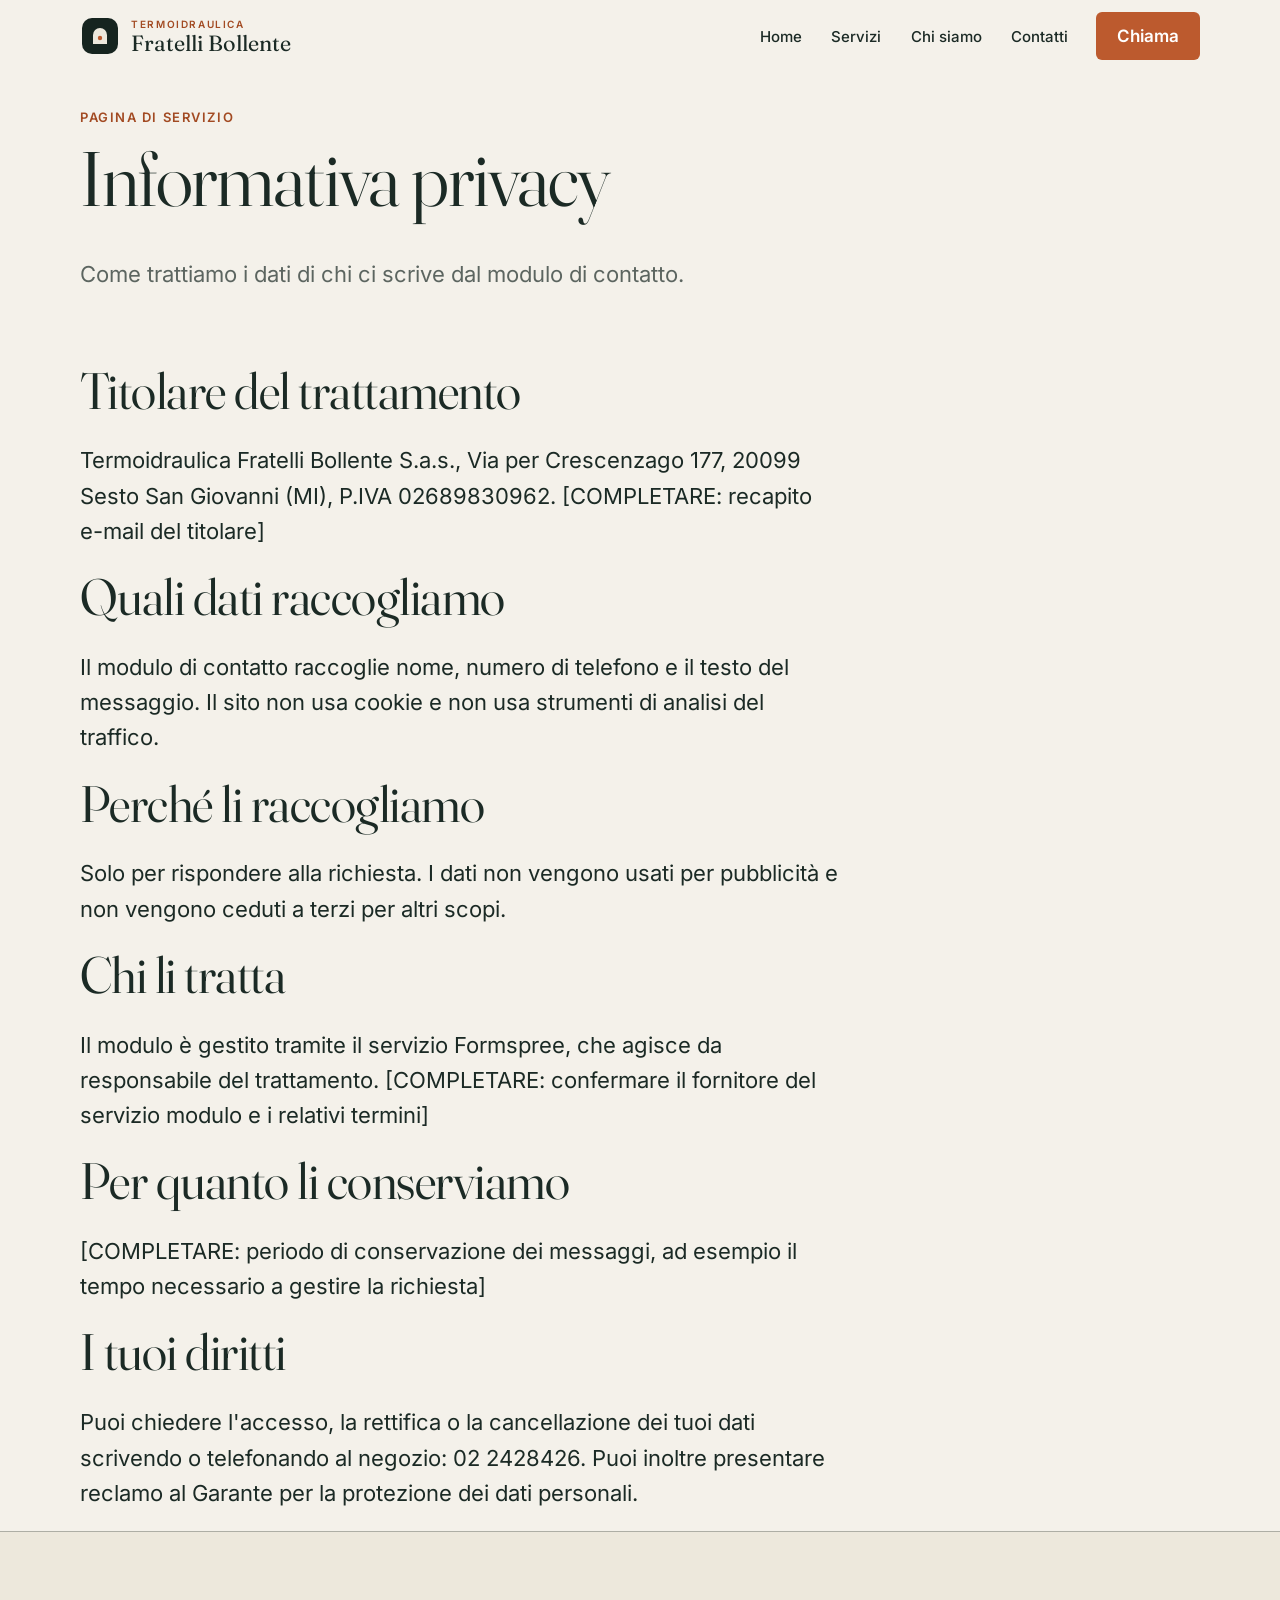
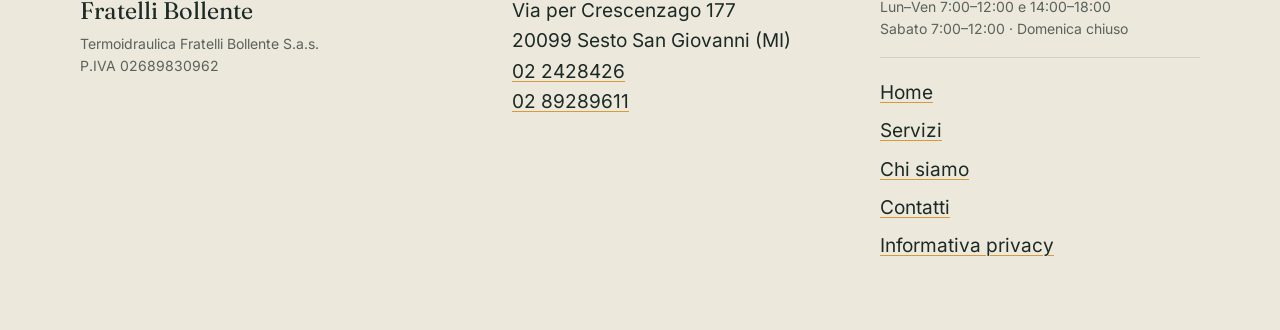
<file: privacy.html>
<!doctype html>
<html lang="it">
<head>
  <meta charset="utf-8">
  <meta name="viewport" content="width=device-width, initial-scale=1">
  <title>Informativa privacy | Termoidraulica Fratelli Bollente</title>
  <meta name="description" content="Informativa sul trattamento dei dati personali raccolti dal modulo di contatto di Termoidraulica Fratelli Bollente S.a.s.">
  <!-- VERIFICARE CON IL CLIENTE: dominio definitivo (vale per canonical e sitemap) -->
  <link rel="canonical" href="https://DOMINIO-DA-CONFERMARE.example/privacy.html">
  <!-- Niente cookie e niente analytics: nessun banner necessario. Font self-hosted. -->
  <link rel="preload" href="fonts/fraunces-var.woff2" as="font" type="font/woff2" crossorigin>
  <link rel="preload" href="fonts/inter-400.woff2" as="font" type="font/woff2" crossorigin>
  <link rel="icon" href="favicon.svg" type="image/svg+xml">
  <link rel="stylesheet" href="css/style.css">
</head>
<body>
  <a class="salta" href="#contenuto">Salta al contenuto</a>

  <header class="testata">
    <div class="contenitore testata-interna">
      <a class="wordmark" href="index.html" aria-label="Termoidraulica Fratelli Bollente, vai alla home">
        <svg id="logo-mark" class="logo-mark" width="40" height="40" viewBox="0 0 40 40" aria-hidden="true" focusable="false">
          <!-- Segno segnaposto del logo: sostituire con il file reale mantenendo id="logo-mark" -->
          <rect class="logo-tile" x="2" y="2" width="36" height="36" rx="10"/>
          <path class="logo-arco" d="M13 28V19a7 7 0 0 1 14 0v9Z"/>
          <circle class="logo-punto" cx="20" cy="22" r="2.2"/>
        </svg>
        <span class="wordmark-testo">
          <span class="sopra">Termoidraulica</span>
          <span class="nome">Fratelli Bollente</span>
        </span>
      </a>
      <button class="menu-bottone" aria-expanded="false" aria-controls="nav-principale">Menu</button>
      <div class="testata-nav">
        <nav id="nav-principale" class="nav" aria-label="Principale">
          <ul>
            <li><a href="index.html">Home</a></li>
            <li><a href="servizi.html">Servizi</a></li>
            <li><a href="chi-siamo.html">Chi siamo</a></li>
            <li><a href="contatti.html">Contatti</a></li>
          </ul>
        </nav>
        <a class="bottone bottone-primario" href="tel:+39022428426">Chiama</a>
      </div>
    </div>
  </header>

  <main id="contenuto">

    <section class="hero hero--compatto" aria-labelledby="titolo-pagina">
      <div class="contenitore">
        <p class="eyebrow">Pagina di servizio</p>
        <h1 id="titolo-pagina">Informativa privacy</h1>
        <p class="lead">Come trattiamo i dati di chi ci scrive dal modulo di contatto.</p>
      </div>
    </section>

    <!-- VERIFICARE CON IL CLIENTE: tutta l'informativa che segue è una
         struttura da completare con i dati del titolare e da far
         rivedere prima della pubblicazione. Non pubblicare così com'è. -->
    <section class="senza-sopra" aria-label="Informativa ai sensi dell'art. 13 del Regolamento UE 2016/679">
      <div class="contenitore">
        <div class="racconto">
          <h2>Titolare del trattamento</h2>
          <p>Termoidraulica Fratelli Bollente S.a.s., Via per Crescenzago 177, 20099 Sesto San Giovanni (MI), P.IVA 02689830962. [COMPLETARE: recapito e-mail del titolare]</p>

          <h2>Quali dati raccogliamo</h2>
          <p>Il modulo di contatto raccoglie nome, numero di telefono e il testo del messaggio. Il sito non usa cookie e non usa strumenti di analisi del traffico.</p>

          <h2>Perché li raccogliamo</h2>
          <p>Solo per rispondere alla richiesta. I dati non vengono usati per pubblicità e non vengono ceduti a terzi per altri scopi.</p>

          <h2>Chi li tratta</h2>
          <p>Il modulo è gestito tramite il servizio Formspree, che agisce da responsabile del trattamento. [COMPLETARE: confermare il fornitore del servizio modulo e i relativi termini]</p>

          <h2>Per quanto li conserviamo</h2>
          <p>[COMPLETARE: periodo di conservazione dei messaggi, ad esempio il tempo necessario a gestire la richiesta]</p>

          <h2>I tuoi diritti</h2>
          <p>Puoi chiedere l'accesso, la rettifica o la cancellazione dei tuoi dati scrivendo o telefonando al negozio: 02 2428426. Puoi inoltre presentare reclamo al Garante per la protezione dei dati personali.</p>
        </div>
      </div>
    </section>
    <!-- FINE SEZIONE DA VERIFICARE -->

  </main>

  <footer class="piede">
    <div class="contenitore piede-griglia">
      <div>
        <p class="wordmark-piede">Fratelli Bollente</p>
        <p class="minuta">Termoidraulica Fratelli Bollente S.a.s.<br>P.IVA 02689830962</p>
      </div>
      <address>
        Via per Crescenzago 177<br>
        20099 Sesto San Giovanni (MI)<br>
        <a href="tel:+39022428426">02 2428426</a><br>
        <a href="tel:+390289289611">02 89289611</a>
      </address>
      <div>
        <p class="minuta">Lun–Ven 7:00–12:00 e 14:00–18:00<br>Sabato 7:00–12:00 · Domenica chiuso</p>
        <ul>
          <li><a href="index.html">Home</a></li>
          <li><a href="servizi.html">Servizi</a></li>
          <li><a href="chi-siamo.html">Chi siamo</a></li>
          <li><a href="contatti.html">Contatti</a></li>
          <li><a href="privacy.html">Informativa privacy</a></li>
        </ul>
      </div>
    </div>
  </footer>

  <div class="barra-mobile">
    <a class="bottone bottone-primario" href="tel:+39022428426">Chiama</a>
    <!-- VERIFICARE CON IL CLIENTE: numero WhatsApp reale, poi togliere
         l'attributo hidden e completare il link wa.me -->
    <a class="bottone bottone-ghost" href="https://wa.me/39NUMERODACONFERMARE" hidden>WhatsApp</a>
  </div>

  <script src="js/main.js" defer></script>
</body>
</html>
</file>
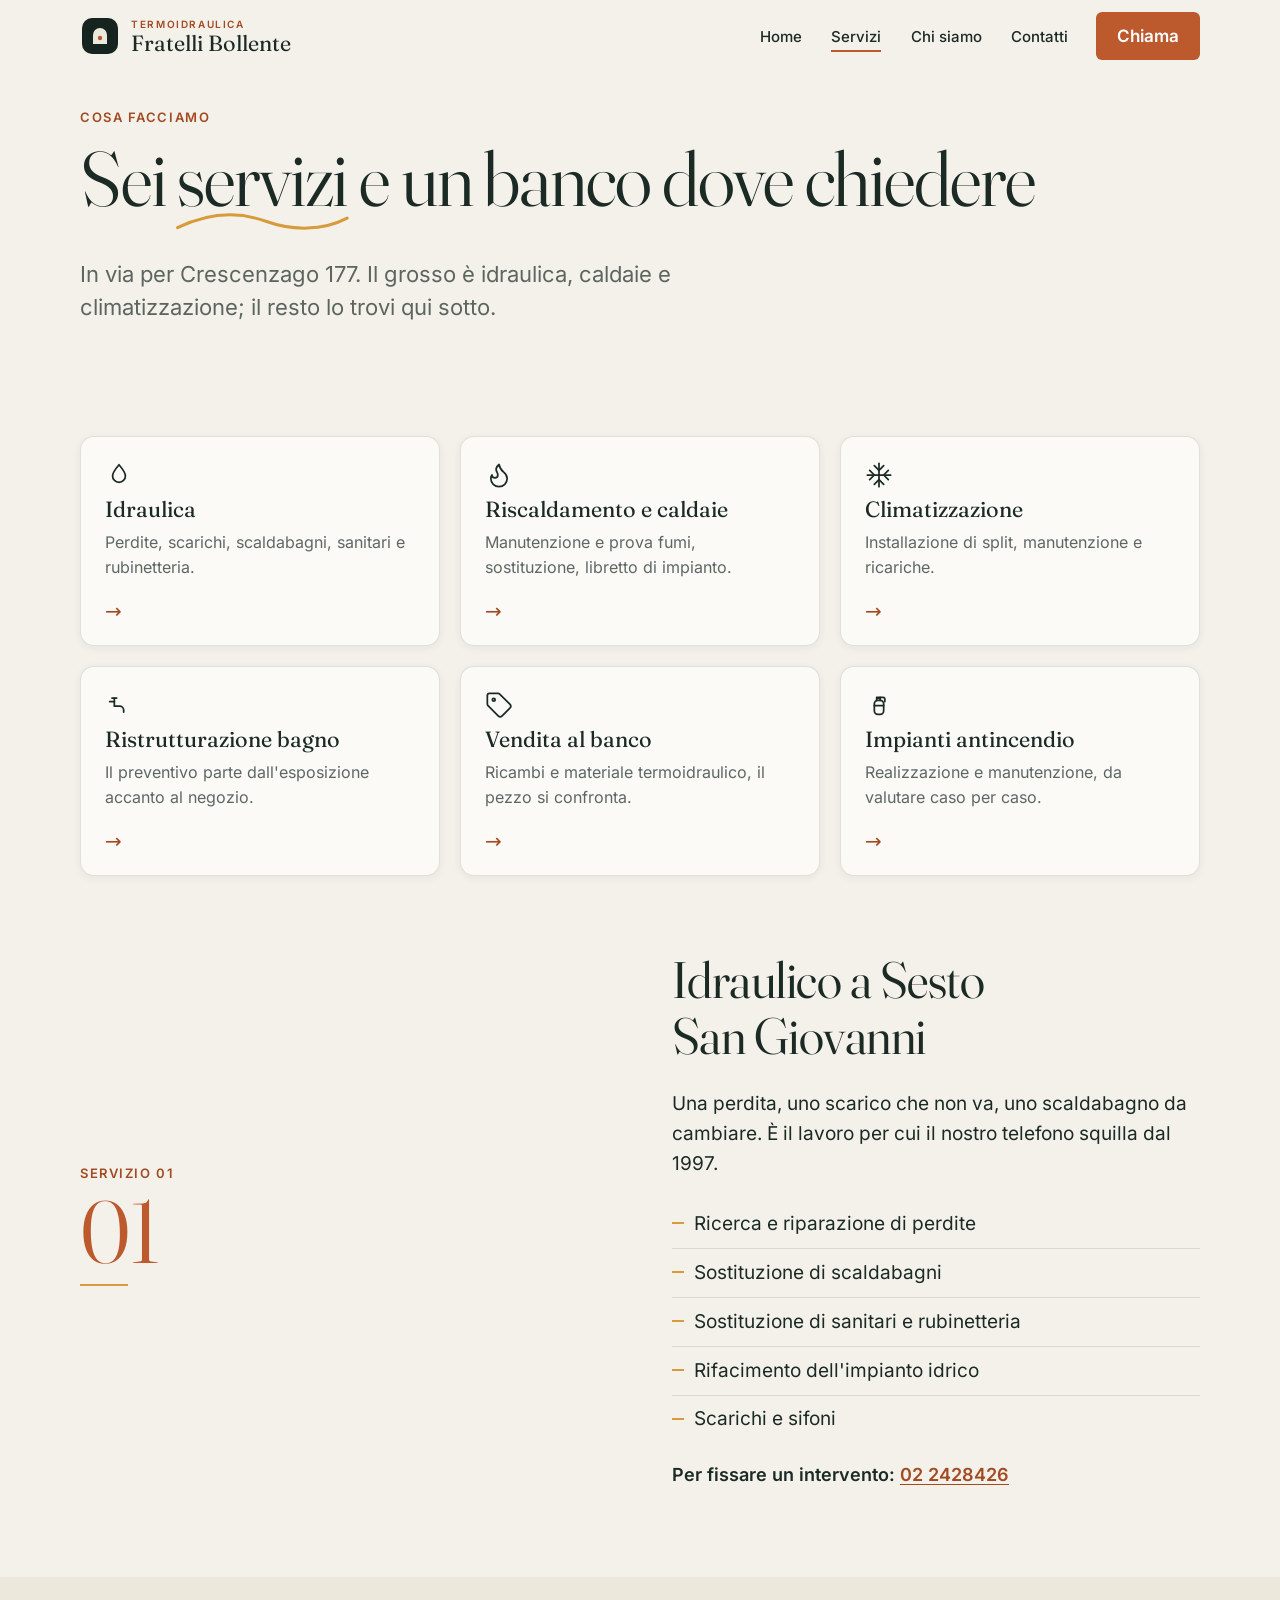
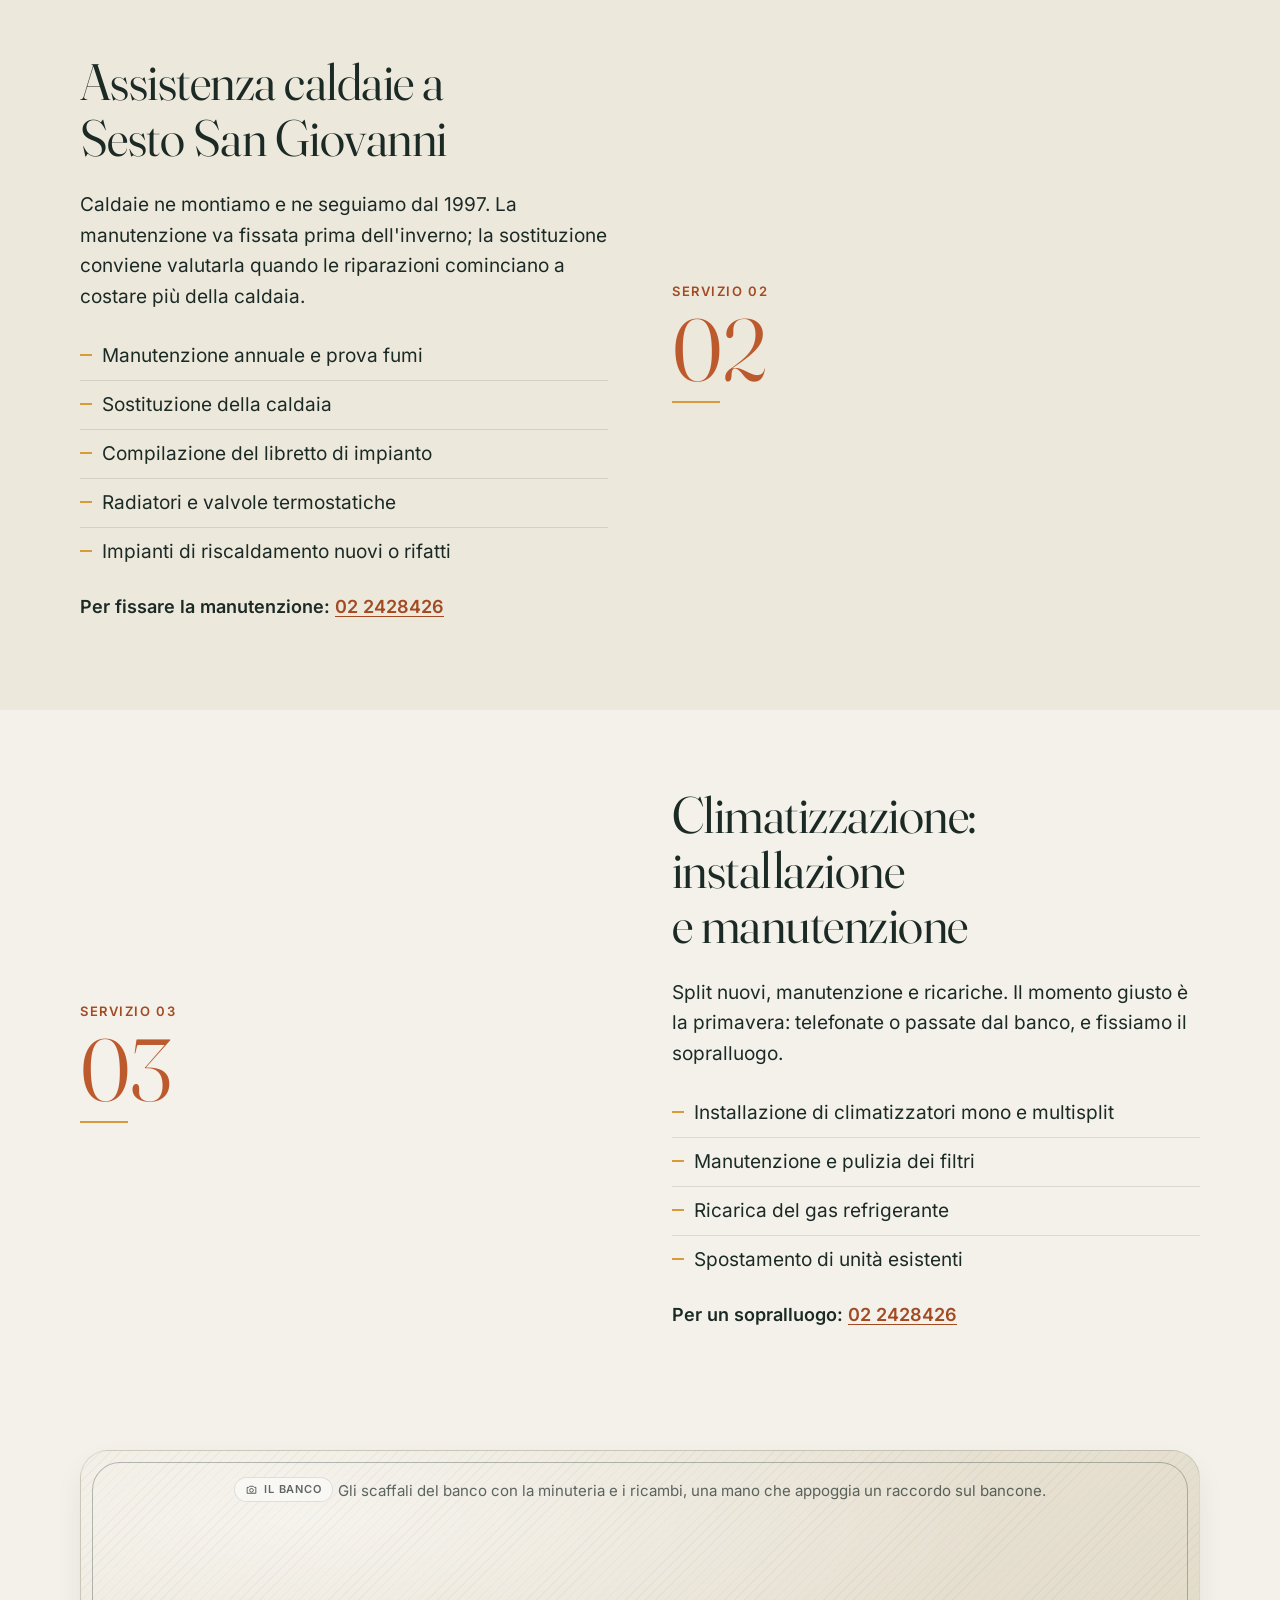
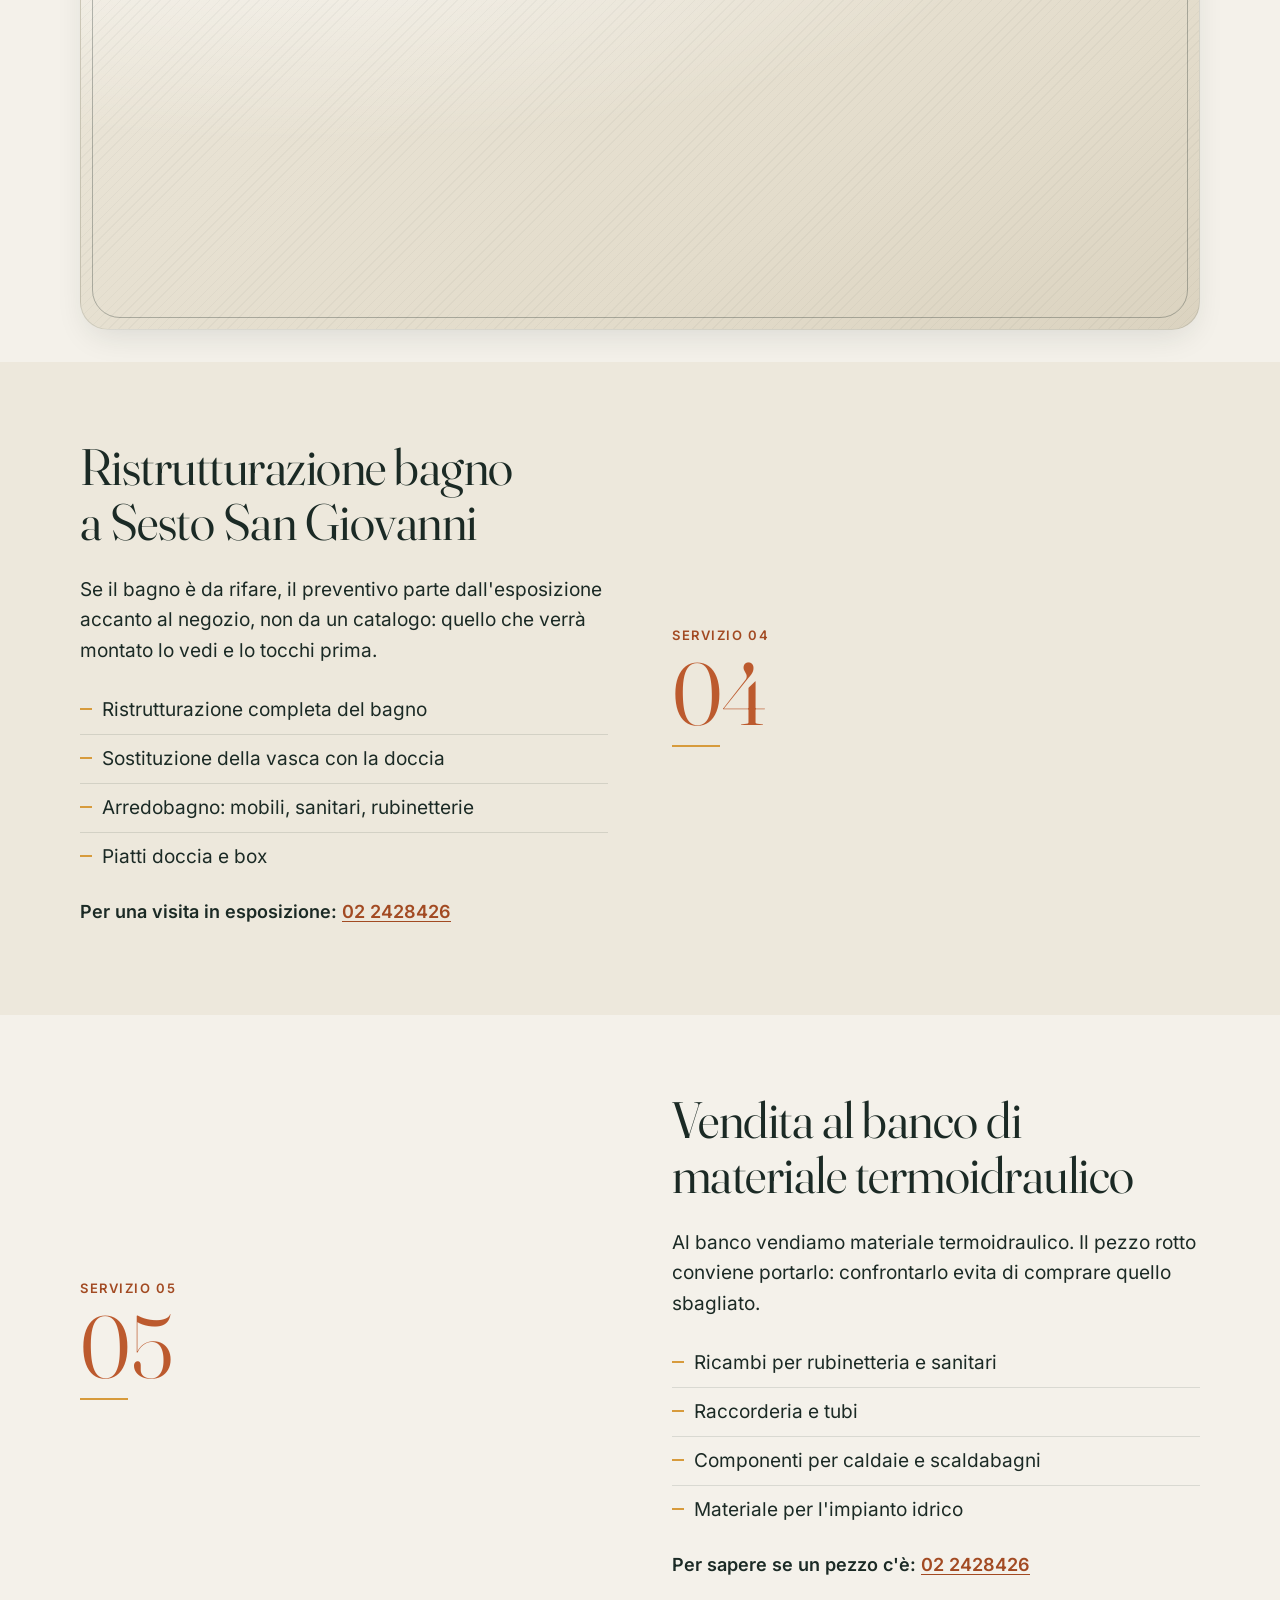
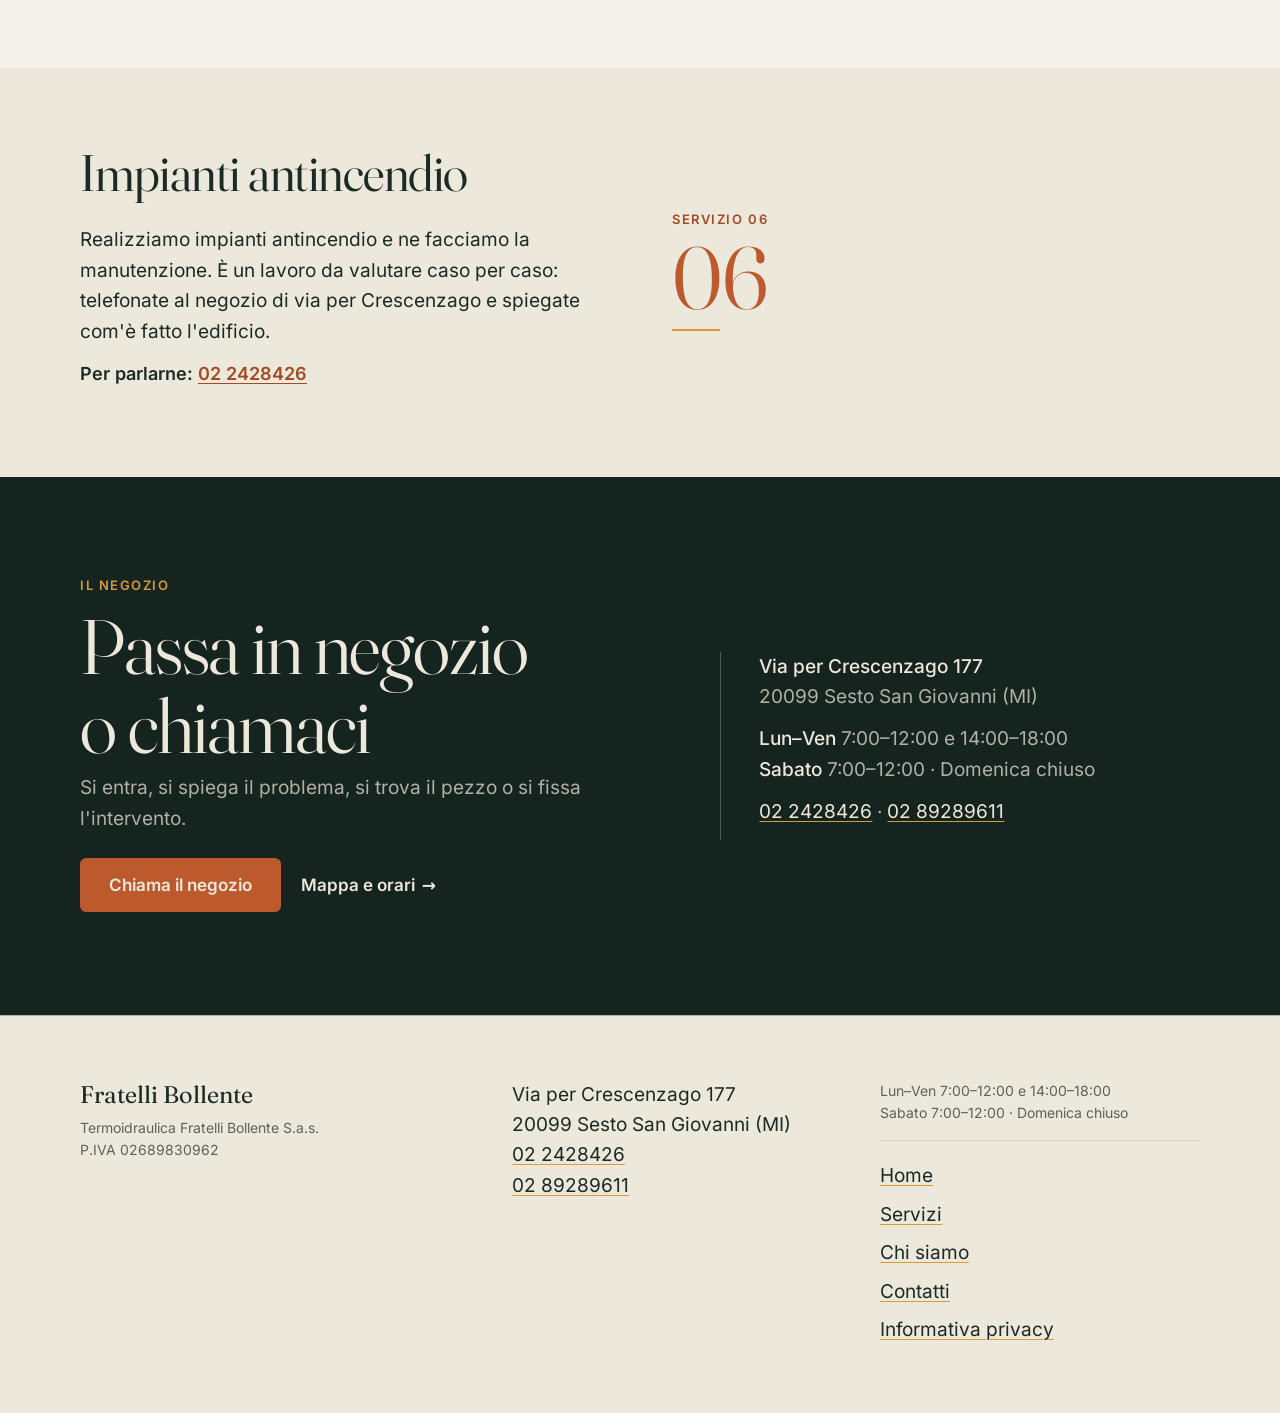
<file: servizi.html>
<!doctype html>
<html lang="it">
<head>
  <meta charset="utf-8">
  <meta name="viewport" content="width=device-width, initial-scale=1">
  <title>Servizi | Termoidraulica Fratelli Bollente, Sesto San Giovanni</title>
  <meta name="description" content="Idraulica, assistenza caldaie, climatizzazione, ristrutturazione bagno, vendita al banco e impianti antincendio a Sesto San Giovanni. Negozio aperto dal 1997.">
  <!-- VERIFICARE CON IL CLIENTE: dominio definitivo (vale per canonical e sitemap) -->
  <link rel="canonical" href="https://DOMINIO-DA-CONFERMARE.example/servizi.html">
  <!-- Niente cookie e niente analytics: nessun banner necessario. Font self-hosted. -->
  <link rel="preload" href="fonts/fraunces-var.woff2" as="font" type="font/woff2" crossorigin>
  <link rel="preload" href="fonts/inter-400.woff2" as="font" type="font/woff2" crossorigin>
  <link rel="icon" href="favicon.svg" type="image/svg+xml">
  <link rel="stylesheet" href="css/style.css">
  <!-- Coordinate geo approssimative della via: VERIFICARE CON IL CLIENTE (NOTES.md) -->
  <script type="application/ld+json">
  {
    "@context": "https://schema.org",
    "@type": "Plumber",
    "name": "Termoidraulica Fratelli Bollente S.a.s.",
    "url": "https://DOMINIO-DA-CONFERMARE.example/",
    "telephone": ["+39 02 2428426", "+39 02 89289611"],
    "vatID": "02689830962",
    "foundingDate": "1997",
    "address": {
      "@type": "PostalAddress",
      "streetAddress": "Via per Crescenzago 177",
      "postalCode": "20099",
      "addressLocality": "Sesto San Giovanni",
      "addressRegion": "MI",
      "addressCountry": "IT"
    },
    "geo": {
      "@type": "GeoCoordinates",
      "latitude": 45.519,
      "longitude": 9.248
    },
    "openingHoursSpecification": [
      {
        "@type": "OpeningHoursSpecification",
        "dayOfWeek": ["Monday", "Tuesday", "Wednesday", "Thursday", "Friday"],
        "opens": "07:00",
        "closes": "12:00"
      },
      {
        "@type": "OpeningHoursSpecification",
        "dayOfWeek": ["Monday", "Tuesday", "Wednesday", "Thursday", "Friday"],
        "opens": "14:00",
        "closes": "18:00"
      },
      {
        "@type": "OpeningHoursSpecification",
        "dayOfWeek": "Saturday",
        "opens": "07:00",
        "closes": "12:00"
      }
    ]
  }
  </script>
</head>
<body>
  <a class="salta" href="#contenuto">Salta al contenuto</a>

  <header class="testata">
    <div class="contenitore testata-interna">
      <a class="wordmark" href="index.html" aria-label="Termoidraulica Fratelli Bollente, vai alla home">
        <svg id="logo-mark" class="logo-mark" width="40" height="40" viewBox="0 0 40 40" aria-hidden="true" focusable="false">
          <!-- Segno segnaposto del logo: sostituire con il file reale mantenendo id="logo-mark" -->
          <rect class="logo-tile" x="2" y="2" width="36" height="36" rx="10"/>
          <path class="logo-arco" d="M13 28V19a7 7 0 0 1 14 0v9Z"/>
          <circle class="logo-punto" cx="20" cy="22" r="2.2"/>
        </svg>
        <span class="wordmark-testo">
          <span class="sopra">Termoidraulica</span>
          <span class="nome">Fratelli Bollente</span>
        </span>
      </a>
      <button class="menu-bottone" aria-expanded="false" aria-controls="nav-principale">Menu</button>
      <div class="testata-nav">
        <nav id="nav-principale" class="nav" aria-label="Principale">
          <ul>
            <li><a href="index.html">Home</a></li>
            <li><a href="servizi.html" aria-current="page">Servizi</a></li>
            <li><a href="chi-siamo.html">Chi siamo</a></li>
            <li><a href="contatti.html">Contatti</a></li>
          </ul>
        </nav>
        <a class="bottone bottone-primario" href="tel:+39022428426">Chiama</a>
      </div>
    </div>
  </header>

  <main id="contenuto">

    <section class="hero hero--compatto" aria-labelledby="titolo-pagina">
      <div class="contenitore">
        <p class="eyebrow">Cosa facciamo</p>
        <h1 id="titolo-pagina">Sei <span class="disegnata ocra">servizi<svg viewBox="0 0 200 12" preserveAspectRatio="none" aria-hidden="true"><path pathLength="1" vector-effect="non-scaling-stroke" d="M4 8 C 42 3 74 3 104 6 S 168 9 196 5"/></svg></span> e un banco dove chiedere</h1>
        <p class="lead">In via per Crescenzago 177. Il grosso è idraulica, caldaie e climatizzazione; il resto lo trovi qui sotto.</p>
      </div>
    </section>

    <section class="senza-sopra" aria-labelledby="titolo-elenco">
      <div class="contenitore">
        <h2 id="titolo-elenco" class="sr-only">Elenco dei servizi</h2>
        <div class="servizi-griglia">
          <a class="card-servizio" href="#idraulica" data-anima>
            <span class="card-icona" aria-hidden="true">
              <svg width="28" height="28" viewBox="0 0 24 24" fill="none" stroke="currentColor" stroke-width="1.5" stroke-linecap="round" stroke-linejoin="round"><path d="M12 3.2c3.4 4 5.5 6.7 5.5 9.6a5.5 5.5 0 0 1-11 0c0-2.9 2.1-5.6 5.5-9.6Z"/></svg>
            </span>
            <h3>Idraulica</h3>
            <p>Perdite, scarichi, scaldabagni, sanitari e rubinetteria.</p>
            <span class="card-freccia" aria-hidden="true">→</span>
          </a>
          <a class="card-servizio" href="#caldaie" data-anima>
            <span class="card-icona" aria-hidden="true">
              <svg width="28" height="28" viewBox="0 0 24 24" fill="none" stroke="currentColor" stroke-width="1.5" stroke-linecap="round" stroke-linejoin="round"><path d="M8.5 14.5A2.5 2.5 0 0 0 11 12c0-1.38-.5-2-1-3-1.072-2.143-.224-4.054 2-6 .5 2.5 2 4.9 4 6.5 2 1.6 3 3.5 3 5.5a7 7 0 1 1-14 0c0-1.153.433-2.294 1-3a2.5 2.5 0 0 0 2.5 2.5Z"/></svg>
            </span>
            <h3>Riscaldamento e caldaie</h3>
            <p>Manutenzione e prova fumi, sostituzione, libretto di impianto.</p>
            <span class="card-freccia" aria-hidden="true">→</span>
          </a>
          <a class="card-servizio" href="#clima" data-anima>
            <span class="card-icona" aria-hidden="true">
              <svg width="28" height="28" viewBox="0 0 24 24" fill="none" stroke="currentColor" stroke-width="1.5" stroke-linecap="round" stroke-linejoin="round"><line x1="2" y1="12" x2="22" y2="12"/><line x1="12" y1="2" x2="12" y2="22"/><path d="m20 16-4-4 4-4"/><path d="m4 8 4 4-4 4"/><path d="m16 4-4 4-4-4"/><path d="m8 20 4-4 4 4"/></svg>
            </span>
            <h3>Climatizzazione</h3>
            <p>Installazione di split, manutenzione e ricariche.</p>
            <span class="card-freccia" aria-hidden="true">→</span>
          </a>
          <a class="card-servizio" href="#bagno" data-anima>
            <span class="card-icona" aria-hidden="true">
              <svg width="28" height="28" viewBox="0 0 24 24" fill="none" stroke="currentColor" stroke-width="1.5" stroke-linecap="round" stroke-linejoin="round"><path d="M4 9h4"/><path d="M8 6v7h4.5a3.5 3.5 0 0 1 3.5 3.5V18"/><path d="M6 6h4"/></svg>
            </span>
            <h3>Ristrutturazione bagno</h3>
            <p>Il preventivo parte dall'esposizione accanto al negozio.</p>
            <span class="card-freccia" aria-hidden="true">→</span>
          </a>
          <a class="card-servizio" href="#banco" data-anima>
            <span class="card-icona" aria-hidden="true">
              <svg width="28" height="28" viewBox="0 0 24 24" fill="none" stroke="currentColor" stroke-width="1.5" stroke-linecap="round" stroke-linejoin="round"><path d="M12.586 2.586A2 2 0 0 0 11.172 2H4a2 2 0 0 0-2 2v7.172a2 2 0 0 0 .586 1.414l8.704 8.704a2.426 2.426 0 0 0 3.42 0l6.58-6.58a2.426 2.426 0 0 0 0-3.42Z"/><circle cx="7.5" cy="7.5" r="1.2"/></svg>
            </span>
            <h3>Vendita al banco</h3>
            <p>Ricambi e materiale termoidraulico, il pezzo si confronta.</p>
            <span class="card-freccia" aria-hidden="true">→</span>
          </a>
          <a class="card-servizio" href="#antincendio" data-anima>
            <span class="card-icona" aria-hidden="true">
              <svg width="28" height="28" viewBox="0 0 24 24" fill="none" stroke="currentColor" stroke-width="1.5" stroke-linecap="round" stroke-linejoin="round"><rect x="8" y="8" width="8" height="12" rx="3"/><path d="M10 8V6h3v2"/><path d="M13 5.5h2.5a1.5 1.5 0 0 1 1.5 1.5V9"/><path d="M10 5.5h3"/><path d="M8 12.5h8"/></svg>
            </span>
            <h3>Impianti antincendio</h3>
            <p>Realizzazione e manutenzione, da valutare caso per caso.</p>
            <span class="card-freccia" aria-hidden="true">→</span>
          </a>
        </div>
      </div>
    </section>

    <!-- VERIFICARE CON IL CLIENTE: le liste dei lavori di TUTTE le sezioni
         di questa pagina vanno confermate voce per voce (NOTES.md, punto 6) -->
    <section class="servizio" id="idraulica" aria-labelledby="titolo-idraulica">
      <div class="contenitore striscia">
        <div class="servizio-intestazione" data-anima>
          <p class="eyebrow">Servizio 01</p>
          <span class="servizio-num">01</span>
          <span class="rigo" aria-hidden="true"></span>
        </div>
        <div>
          <h2 id="titolo-idraulica">Idraulico a Sesto San Giovanni</h2>
          <p class="prosa">Una perdita, uno scarico che non va, uno scaldabagno da cambiare. È il lavoro per cui il nostro telefono squilla dal 1997.</p>
          <ul class="lista-lavori">
            <li>Ricerca e riparazione di perdite</li>
            <li>Sostituzione di scaldabagni</li>
            <li>Sostituzione di sanitari e rubinetteria</li>
            <li>Rifacimento dell'impianto idrico</li>
            <li>Scarichi e sifoni</li>
          </ul>
          <p class="tel-cta">Per fissare un intervento: <a href="tel:+39022428426">02 2428426</a></p>
        </div>
      </div>
    </section>

    <section class="servizio sfondo-2" id="caldaie" aria-labelledby="titolo-caldaie">
      <div class="contenitore striscia striscia-inversa">
        <div class="servizio-intestazione" data-anima>
          <p class="eyebrow">Servizio 02</p>
          <span class="servizio-num">02</span>
          <span class="rigo" aria-hidden="true"></span>
        </div>
        <div>
          <h2 id="titolo-caldaie">Assistenza caldaie a Sesto San Giovanni</h2>
          <p class="prosa">Caldaie ne montiamo e ne seguiamo dal 1997. La manutenzione va fissata prima dell'inverno; la sostituzione conviene valutarla quando le riparazioni cominciano a costare più della caldaia.</p>
          <ul class="lista-lavori">
            <li>Manutenzione annuale e prova fumi</li>
            <li>Sostituzione della caldaia</li>
            <li>Compilazione del libretto di impianto</li>
            <li>Radiatori e valvole termostatiche</li>
            <li>Impianti di riscaldamento nuovi o rifatti</li>
          </ul>
          <p class="tel-cta">Per fissare la manutenzione: <a href="tel:+39022428426">02 2428426</a></p>
        </div>
      </div>
    </section>

    <section class="servizio" id="clima" aria-labelledby="titolo-clima">
      <div class="contenitore striscia">
        <div class="servizio-intestazione" data-anima>
          <p class="eyebrow">Servizio 03</p>
          <span class="servizio-num">03</span>
          <span class="rigo" aria-hidden="true"></span>
        </div>
        <div>
          <h2 id="titolo-clima">Climatizzazione: installazione e manutenzione</h2>
          <p class="prosa">Split nuovi, manutenzione e ricariche. Il momento giusto è la primavera: telefonate o passate dal banco, e fissiamo il sopralluogo.</p>
          <ul class="lista-lavori">
            <li>Installazione di climatizzatori mono e multisplit</li>
            <li>Manutenzione e pulizia dei filtri</li>
            <li>Ricarica del gas refrigerante</li>
            <li>Spostamento di unità esistenti</li>
          </ul>
          <p class="tel-cta">Per un sopralluogo: <a href="tel:+39022428426">02 2428426</a></p>
        </div>
      </div>
    </section>

    <div class="contenitore">
      <figure class="frame frame--largo riga-media" role="img" aria-label="Foto in arrivo: gli scaffali del banco con la minuteria e i ricambi, una mano che appoggia un raccordo sul bancone">
        <span class="frame-chip">
          <svg width="13" height="13" viewBox="0 0 24 24" fill="none" stroke="currentColor" stroke-width="1.8" stroke-linejoin="round" aria-hidden="true"><path d="M4 8h3l2-2h6l2 2h3v11H4z"/><circle cx="12" cy="13.5" r="3.4"/></svg>
          Il banco
        </span>
        <span class="frame-nota">Gli scaffali del banco con la minuteria e i ricambi, una mano che appoggia un raccordo sul bancone.</span>
      </figure>
    </div>

    <section class="servizio sfondo-2" id="bagno" aria-labelledby="titolo-bagno">
      <div class="contenitore striscia striscia-inversa">
        <div class="servizio-intestazione" data-anima>
          <p class="eyebrow">Servizio 04</p>
          <span class="servizio-num">04</span>
          <span class="rigo" aria-hidden="true"></span>
        </div>
        <div>
          <h2 id="titolo-bagno">Ristrutturazione bagno a Sesto San Giovanni</h2>
          <p class="prosa">Se il bagno è da rifare, il preventivo parte dall'esposizione accanto al negozio, non da un catalogo: quello che verrà montato lo vedi e lo tocchi prima.</p>
          <ul class="lista-lavori">
            <li>Ristrutturazione completa del bagno</li>
            <li>Sostituzione della vasca con la doccia</li>
            <li>Arredobagno: mobili, sanitari, rubinetterie</li>
            <li>Piatti doccia e box</li>
          </ul>
          <p class="tel-cta">Per una visita in esposizione: <a href="tel:+39022428426">02 2428426</a></p>
        </div>
      </div>
    </section>

    <section class="servizio" id="banco" aria-labelledby="titolo-banco">
      <div class="contenitore striscia">
        <div class="servizio-intestazione" data-anima>
          <p class="eyebrow">Servizio 05</p>
          <span class="servizio-num">05</span>
          <span class="rigo" aria-hidden="true"></span>
        </div>
        <div>
          <h2 id="titolo-banco">Vendita al banco di materiale termoidraulico</h2>
          <p class="prosa">Al banco vendiamo materiale termoidraulico. Il pezzo rotto conviene portarlo: confrontarlo evita di comprare quello sbagliato.</p>
          <ul class="lista-lavori">
            <li>Ricambi per rubinetteria e sanitari</li>
            <li>Raccorderia e tubi</li>
            <li>Componenti per caldaie e scaldabagni</li>
            <li>Materiale per l'impianto idrico</li>
          </ul>
          <p class="tel-cta">Per sapere se un pezzo c'è: <a href="tel:+39022428426">02 2428426</a></p>
        </div>
      </div>
    </section>

    <section class="servizio sfondo-2" id="antincendio" aria-labelledby="titolo-antincendio">
      <div class="contenitore striscia striscia-inversa">
        <div class="servizio-intestazione" data-anima>
          <p class="eyebrow">Servizio 06</p>
          <span class="servizio-num">06</span>
          <span class="rigo" aria-hidden="true"></span>
        </div>
        <div>
          <h2 id="titolo-antincendio">Impianti antincendio</h2>
          <p class="prosa">Realizziamo impianti antincendio e ne facciamo la manutenzione. È un lavoro da valutare caso per caso: telefonate al negozio di via per Crescenzago e spiegate com'è fatto l'edificio.</p>
          <p class="tel-cta">Per parlarne: <a href="tel:+39022428426">02 2428426</a></p>
        </div>
      </div>
    </section>

    <section class="cta-scura sezione" aria-labelledby="titolo-cta">
      <div class="contenitore">
        <div>
          <p class="eyebrow">Il negozio</p>
          <h2 class="display" id="titolo-cta">Passa in negozio o chiamaci</h2>
          <p>Si entra, si spiega il problema, si trova il pezzo o si fissa l'intervento.</p>
          <div class="cta-scura-azioni">
            <a class="bottone bottone-primario" href="tel:+39022428426">Chiama il negozio</a>
            <a class="link-freccia" href="contatti.html">Mappa e orari</a>
          </div>
        </div>
        <div class="cta-dettagli">
          <p><span class="valore">Via per Crescenzago 177</span><br>20099 Sesto San Giovanni (MI)</p>
          <p><span class="valore">Lun–Ven</span> 7:00–12:00 e 14:00–18:00<br><span class="valore">Sabato</span> 7:00–12:00 · Domenica chiuso</p>
          <p><a href="tel:+39022428426">02 2428426</a> · <a href="tel:+390289289611">02 89289611</a></p>
        </div>
      </div>
    </section>

  </main>

  <footer class="piede">
    <div class="contenitore piede-griglia">
      <div>
        <p class="wordmark-piede">Fratelli Bollente</p>
        <p class="minuta">Termoidraulica Fratelli Bollente S.a.s.<br>P.IVA 02689830962</p>
      </div>
      <address>
        Via per Crescenzago 177<br>
        20099 Sesto San Giovanni (MI)<br>
        <a href="tel:+39022428426">02 2428426</a><br>
        <a href="tel:+390289289611">02 89289611</a>
      </address>
      <div>
        <p class="minuta">Lun–Ven 7:00–12:00 e 14:00–18:00<br>Sabato 7:00–12:00 · Domenica chiuso</p>
        <ul>
          <li><a href="index.html">Home</a></li>
          <li><a href="servizi.html">Servizi</a></li>
          <li><a href="chi-siamo.html">Chi siamo</a></li>
          <li><a href="contatti.html">Contatti</a></li>
          <li><a href="privacy.html">Informativa privacy</a></li>
        </ul>
      </div>
    </div>
  </footer>

  <div class="barra-mobile">
    <a class="bottone bottone-primario" href="tel:+39022428426">Chiama</a>
    <!-- VERIFICARE CON IL CLIENTE: numero WhatsApp reale, poi togliere
         l'attributo hidden e completare il link wa.me -->
    <a class="bottone bottone-ghost" href="https://wa.me/39NUMERODACONFERMARE" hidden>WhatsApp</a>
  </div>

  <script src="js/main.js" defer></script>
</body>
</html>
</file>
<file: css/style.css>
/* ============================================================
   Termoidraulica Fratelli Bollente · foglio di stile unico
   Token e regole d'uso: DESIGN.md (vincolante).
   Due accenti: terracotta (primario) e ocra (solo forme/tratti).
   Ocra non porta mai testo su fondo chiaro (vedi §1.2 contrasto).
   ============================================================ */

/* ---------- Font: Fraunces variabile self-hosted + Inter statico ---------- */

@font-face {
  font-family: "Fraunces";
  src: url("../fonts/fraunces-var.woff2") format("woff2");
  font-weight: 300 700;
  font-style: normal;
  font-display: swap;
}
@font-face {
  font-family: "Fraunces";
  src: url("../fonts/fraunces-italic.woff2") format("woff2");
  font-weight: 400;
  font-style: italic;
  font-display: swap;
}
@font-face {
  font-family: "Inter";
  src: url("../fonts/inter-400.woff2") format("woff2");
  font-weight: 400;
  font-display: swap;
}
@font-face {
  font-family: "Inter";
  src: url("../fonts/inter-500.woff2") format("woff2");
  font-weight: 500;
  font-display: swap;
}
@font-face {
  font-family: "Inter";
  src: url("../fonts/inter-600.woff2") format("woff2");
  font-weight: 600;
  font-display: swap;
}
/* Fallback metrico per l'H1: riduce il salto al caricamento di Fraunces (CLS) */
@font-face {
  font-family: "Fraunces-fallback";
  src: local("Georgia");
  size-adjust: 104%;
  ascent-override: 96%;
  descent-override: 26%;
  line-gap-override: 0%;
}

/* ---------- Token ---------- */

:root {
  /* superfici */
  --paper: #f4f1ea;
  --paper-2: #ede8dc;
  --surface: #fbfaf6;
  --forest: #16241f;
  /* testo */
  --ink: #1b2a25;
  --ink-70: rgba(27, 42, 37, 0.7);
  --ink-30: rgba(27, 42, 37, 0.3);
  --ink-12: rgba(27, 42, 37, 0.12);
  /* accenti */
  --terracotta: #bc5a2e;
  --terracotta-600: #a24a22;
  --ochre: #d79b3c;
  /* su scuro */
  --on-forest: #ede8dc;
  --on-forest-70: rgba(237, 232, 220, 0.72);
  --on-forest-30: rgba(237, 232, 220, 0.28);
  /* famiglie */
  --display: "Fraunces", "Fraunces-fallback", Georgia, serif;
  --sans: "Inter", system-ui, -apple-system, "Segoe UI", sans-serif;
  /* scala tipografica fluida */
  --fs-eyebrow: 0.8125rem;
  --fs-body: clamp(1.0625rem, 1rem + 0.3vw, 1.1875rem);
  --fs-lead: clamp(1.1875rem, 1.05rem + 0.5vw, 1.375rem);
  --fs-h3: clamp(1.375rem, 1.2rem + 0.6vw, 1.75rem);
  --fs-h2: clamp(2rem, 1.6rem + 2vw, 3.25rem);
  --fs-display: clamp(2.25rem, 1.3rem + 4.4vw, 5rem);
  --fs-quote: clamp(1.5rem, 1.2rem + 1.5vw, 2.25rem);
  /* spazio e forma */
  --section-pad: clamp(4rem, 8vw, 8rem);
  --maxw: 1200px;
  --gutter: clamp(1.25rem, 4vw, 2.5rem);
  --r-sm: 6px;
  --r-md: 14px;
  --r-lg: 28px;
  --arch: 999px 999px 0 0;
  --shadow-sm: 0 2px 8px rgba(27, 42, 37, 0.06);
  --shadow-md: 0 12px 32px -8px rgba(27, 42, 37, 0.12);
  --ease: cubic-bezier(0.22, 1, 0.36, 1);
  --dur-1: 200ms;
  --dur-2: 350ms;
  --dur-3: 600ms;
}

/* ---------- Base ---------- */

*,
*::before,
*::after {
  box-sizing: border-box;
}

[hidden] {
  display: none !important;
}

html {
  scroll-behavior: smooth;
}

body {
  margin: 0;
  background: var(--paper);
  color: var(--ink);
  font: 400 var(--fs-body) / 1.6 var(--sans);
  -webkit-font-smoothing: antialiased;
  -webkit-text-size-adjust: 100%;
}

img {
  max-width: 100%;
  height: auto;
}

/* ---------- Tipografia display ---------- */

h1,
h2,
h3 {
  font-family: var(--display);
  margin: 0 0 0.5em;
  color: var(--ink);
  text-wrap: balance;
}
h1,
.display {
  font-size: var(--fs-display);
  font-weight: 340;
  font-variation-settings: "opsz" 144;
  line-height: 1.02;
  letter-spacing: -0.015em;
}
h2 {
  font-size: var(--fs-h2);
  font-weight: 360;
  font-variation-settings: "opsz" 96;
  line-height: 1.08;
  letter-spacing: -0.01em;
}
h3 {
  font-size: var(--fs-h3);
  font-weight: 420;
  font-variation-settings: "opsz" 40;
  line-height: 1.15;
}
/* parola enfatizzata dentro un titolo */
h1 em,
h2 em,
h3 em,
.enfasi {
  font-style: normal;
  font-weight: 560;
}

p,
ul,
ol,
table {
  margin: 0 0 1rem;
}
.prosa,
.lead {
  max-width: 36em; /* 60–70 caratteri */
}
.lead {
  font-size: var(--fs-lead);
  line-height: 1.5;
  color: var(--ink-70);
}

/* eyebrow: etichetta caps, terracotta-600 su chiaro (AA 5.26:1) */
.eyebrow {
  display: block;
  font: 600 var(--fs-eyebrow) / 1 var(--sans);
  letter-spacing: 0.12em;
  text-transform: uppercase;
  color: var(--terracotta-600);
  margin: 0 0 1rem;
}

/* link di testo: terracotta-600 (AA), sottolineatura sottile animata */
a {
  color: var(--terracotta-600);
  text-decoration: underline;
  text-decoration-thickness: 1px;
  text-underline-offset: 3px;
  transition: text-decoration-thickness var(--dur-1) var(--ease);
}
a:hover {
  text-decoration-thickness: 2px;
}

:focus-visible {
  outline: 2px solid var(--terracotta-600);
  outline-offset: 2px;
  border-radius: 2px;
}
::selection {
  background: var(--terracotta);
  color: #fff;
}

.salta {
  position: absolute;
  left: -9999px;
  top: 8px;
  background: var(--forest);
  color: var(--on-forest);
  padding: 12px 16px;
  border-radius: var(--r-sm);
  z-index: 20;
}
.salta:focus {
  left: 8px;
}

/* ---------- Gabbia ---------- */

.contenitore {
  max-width: var(--maxw);
  margin-inline: auto;
  padding-inline: var(--gutter);
}
.sezione {
  padding-block: var(--section-pad);
}
.sfondo-2 {
  background: var(--paper-2);
}

/* prima sezione dopo l'hero: un filo di respiro, senza gap accidentale */
.senza-sopra {
  padding-top: clamp(0.75rem, 2vw, 1.5rem);
}

/* ---------- Bottoni ---------- */

.bottone {
  display: inline-flex;
  align-items: center;
  justify-content: center;
  gap: 0.5em;
  min-height: 48px;
  padding: 1rem 1.75rem;
  font: 600 1.0625rem var(--sans);
  text-decoration: none;
  border: 1px solid transparent;
  border-radius: var(--r-sm);
  cursor: pointer;
  transition: background var(--dur-1) var(--ease),
    color var(--dur-1) var(--ease), border-color var(--dur-1) var(--ease),
    transform var(--dur-1) var(--ease);
}
.bottone:active {
  transform: translateY(1px);
}
/* primario: terracotta pieno, testo BIANCO (4.53:1 AA); hover -600 (5.93:1) */
.bottone-primario {
  background: var(--terracotta);
  color: #fff;
}
.bottone-primario:hover {
  background: var(--terracotta-600);
  color: #fff;
}
/* ghost: contorno, su chiaro */
.bottone-ghost {
  background: transparent;
  color: var(--ink);
  border-color: var(--ink-30);
}
.bottone-ghost:hover {
  border-color: var(--ink);
  background: var(--surface);
}
/* link-freccia (ghost testuale): area tap ≥44px, sottolineatura chiara in hover */
.link-freccia {
  display: inline-flex;
  align-items: center;
  gap: 0.4em;
  min-height: 44px;
  font-weight: 600;
  font-size: 1.0625rem;
  text-decoration: none;
}
.link-freccia:hover {
  text-decoration: underline;
  text-decoration-thickness: 1px;
  text-underline-offset: 4px;
}
.link-freccia::after {
  content: "\2192";
  transition: transform var(--dur-1) var(--ease);
}
.link-freccia:hover::after {
  transform: translateX(4px);
}
/* link-azione: link testuale semplice ma con area tap piena (es. OpenStreetMap) */
.link-azione {
  display: inline-flex;
  align-items: center;
  min-height: 44px;
}

/* ---------- Testata sticky ---------- */

.testata {
  position: sticky;
  top: 0;
  z-index: 15;
  background: transparent;
  transition: background var(--dur-2) var(--ease),
    box-shadow var(--dur-2) var(--ease), border-color var(--dur-2) var(--ease);
  border-bottom: 1px solid transparent;
}
.testata.scrollata {
  background: rgba(244, 241, 234, 0.85);
  -webkit-backdrop-filter: blur(10px);
  backdrop-filter: blur(10px);
  border-bottom-color: var(--ink-12);
}
.testata-interna {
  display: flex;
  align-items: center;
  justify-content: space-between;
  gap: 1.5rem;
  min-height: 72px;
  padding-block: 0.75rem;
}
.wordmark {
  display: inline-flex;
  align-items: center;
  gap: 0.7rem;
  text-decoration: none;
  color: var(--ink);
  line-height: 1.15;
}
/* Segno segnaposto del logo: pronto a ricevere il file reale (id="logo-mark").
   Colori dai token, così resta nel sistema anche il segnaposto. */
.logo-mark {
  flex: none;
  display: block;
}
.logo-tile {
  fill: var(--forest);
}
.logo-arco {
  fill: var(--on-forest);
}
.logo-punto {
  fill: var(--terracotta);
}
.wordmark-testo {
  display: block;
}
.wordmark .sopra {
  display: block;
  font: 600 0.625rem / 1 var(--sans);
  letter-spacing: 0.16em;
  text-transform: uppercase;
  color: var(--terracotta-600);
  margin-bottom: 3px;
}
.wordmark .nome {
  display: block;
  font: 400 1.375rem / 1 var(--display);
  font-variation-settings: "opsz" 40;
}
.testata-nav {
  display: flex;
  align-items: center;
  gap: clamp(1rem, 2vw, 2rem);
}
.menu-bottone {
  display: none;
  font: 500 0.9375rem var(--sans);
  background: none;
  border: 1px solid var(--ink-30);
  color: var(--ink);
  border-radius: var(--r-sm);
  min-height: 44px;
  padding: 0 1rem;
  cursor: pointer;
}
.nav ul {
  list-style: none;
  display: flex;
  gap: clamp(1rem, 2vw, 2rem);
  margin: 0;
  padding: 0;
}
.nav a {
  position: relative;
  font: 500 0.9375rem var(--sans);
  color: var(--ink);
  text-decoration: none;
  padding: 12px 2px;
  display: inline-block;
}
/* underline animato in hover */
.nav a::after {
  content: "";
  position: absolute;
  left: 2px;
  right: 2px;
  bottom: 6px;
  height: 2px;
  background: var(--terracotta);
  transform: scaleX(0);
  transform-origin: left;
  transition: transform var(--dur-2) var(--ease);
}
.nav a:hover::after,
.nav a[aria-current="page"]::after {
  transform: scaleX(1);
}
.testata .bottone-primario {
  padding: 0 1.25rem;
}

@media (max-width: 819px) {
  .menu-bottone {
    display: inline-flex;
    align-items: center;
    order: 3;
  }
  .testata-nav {
    order: 4;
    flex-basis: 100%;
  }
  html.js .nav[data-chiuso] {
    display: none;
  }
  .nav {
    flex-basis: 100%;
  }
  .nav ul {
    flex-direction: column;
    gap: 0;
    padding-block: 0.5rem;
  }
  .nav a {
    display: block;
    padding: 12px 0;
  }
  .nav a::after {
    display: none;
  }
  .nav a[aria-current="page"] {
    color: var(--terracotta-600);
  }
  /* il "Chiama" dell'header su mobile è nella barra fissa */
  .testata .bottone-primario {
    display: none;
  }
  .logo-mark {
    width: 34px;
    height: 34px;
  }
  .wordmark {
    gap: 0.55rem;
  }
}
@media (max-width: 480px) {
  .logo-mark {
    width: 32px;
    height: 32px;
  }
  .wordmark {
    gap: 0.5rem;
  }
  .wordmark .nome {
    font-size: 1.15rem;
  }
  .wordmark .sopra {
    font-size: 0.5625rem;
  }
}

/* ---------- Eyebrow su scuro ---------- */

.banda-scura .eyebrow,
.cta-scura .eyebrow {
  color: var(--ochre);
}

/* ---------- Sottolineatura disegnata a mano (SVG draw-on) ---------- */

.disegnata {
  position: relative;
  white-space: nowrap;
}
.disegnata > svg {
  position: absolute;
  left: -2%;
  bottom: -0.18em;
  width: 104%;
  height: 0.5em;
  overflow: visible;
  pointer-events: none;
}
.disegnata > svg path {
  fill: none;
  stroke: var(--terracotta);
  stroke-width: 3;
  stroke-linecap: round;
}
.disegnata.ocra > svg path {
  stroke: var(--ochre);
}
/* di default (no-js / motion ridotto) il tratto è già disegnato.
   La lunghezza del path è normalizzata a 1 via l'attributo pathLength="1" */
.disegnata > svg path {
  stroke-dasharray: 1;
  stroke-dashoffset: 0;
}

/* sottolineatura che va a capo (frasi lunghe): marcatore ocra/terracotta */
.evidenzia {
  background-image: linear-gradient(var(--ochre), var(--ochre));
  background-repeat: no-repeat;
  background-position: 0 90%;
  background-size: 100% 0.2em;
  padding-bottom: 0.06em;
  -webkit-box-decoration-break: clone;
  box-decoration-break: clone;
}
.evidenzia.terra {
  background-image: linear-gradient(var(--terracotta), var(--terracotta));
}

/* ---------- Badge "dal 1997" ---------- */

.badge-1997 {
  width: 108px;
  height: 108px;
  color: var(--terracotta-600);
}
.badge-1997 svg {
  width: 100%;
  height: 100%;
  display: block;
}
.badge-1997 .anello {
  transform-origin: 50% 50%;
}
.badge-1997 text {
  font: 600 8.8px var(--sans);
  letter-spacing: 0.05em;
  fill: currentColor;
}
.badge-1997 .marchio {
  font: 340 30px var(--display);
  font-variation-settings: "opsz" 40;
  fill: var(--forest);
  letter-spacing: 0;
}

/* ---------- Cerchio di sfondo ---------- */

.cerchio-sfondo {
  position: absolute;
  border-radius: 50%;
  z-index: 0;
  filter: blur(2px);
  pointer-events: none;
}

/* ---------- Frame foto (arco / rettangolo / cerchio) ---------- */

.frame {
  position: relative;
  margin: 0;
  overflow: hidden;
  display: flex;
  flex-direction: column;
  align-items: center;
  justify-content: center;
  gap: 0.7rem;
  text-align: center;
  padding: 1.5rem;
  /* luce interna tenue con sorgente in alto a sinistra, sopra le due tinte */
  background:
    radial-gradient(
      120% 90% at 20% 14%,
      rgba(255, 255, 255, 0.55),
      rgba(255, 255, 255, 0) 52%
    ),
    linear-gradient(155deg, var(--paper-2), #e3dccb 70%, #dbd3c0);
  border: 1px solid var(--ink-12);
  box-shadow: var(--shadow-md);
  isolation: isolate;
}
/* grana sottile a righe, quasi invisibile */
.frame::before {
  content: "";
  position: absolute;
  inset: 0;
  background-image: repeating-linear-gradient(
    135deg,
    rgba(27, 42, 37, 0.035) 0,
    rgba(27, 42, 37, 0.035) 1px,
    transparent 1px,
    transparent 7px
  );
  z-index: 0;
}
/* ring interno 1px: un passe-partout che segue la forma del frame (arco/rett/cerchio) */
.frame::after {
  content: "";
  position: absolute;
  inset: 11px;
  border: 1px solid var(--ink-30);
  border-radius: inherit;
  z-index: 1;
  pointer-events: none;
}
.frame--arco {
  border-radius: var(--arch);
  aspect-ratio: 4 / 5;
}
.frame--rett {
  border-radius: var(--r-md);
  aspect-ratio: 4 / 3;
}
.frame--cerchio {
  border-radius: 50%;
  aspect-ratio: 1;
}
.frame--largo {
  border-radius: var(--r-lg);
  aspect-ratio: 21 / 9;
}
/* chip-etichetta e nota: gruppo centrato sopra la texture (niente collisioni
   con la card sovrapposta o con l'arco). */
.frame-chip {
  position: relative;
  z-index: 2;
  display: inline-flex;
  align-items: center;
  gap: 6px;
  padding: 5px 10px;
  background: rgba(251, 250, 246, 0.85);
  border: 1px solid var(--ink-12);
  border-radius: 999px;
  font: 600 0.6875rem / 1 var(--sans);
  letter-spacing: 0.08em;
  text-transform: uppercase;
  color: var(--ink-70);
}
/* nota breve: descrive lo scatto futuro, non in corsivo */
.frame-nota {
  position: relative;
  z-index: 2;
  max-width: 26ch;
  font: 400 0.9375rem / 1.45 var(--sans);
  color: var(--ink-70);
}
/* nell'hero la card copre il fondo del frame: la didascalia sta più in alto */
.hero-media .frame {
  justify-content: flex-start;
  padding-top: clamp(2rem, 6vw, 3.5rem);
}

/* ---------- Hero ---------- */

.hero {
  position: relative;
  /* padding-block superiore dimezzato: niente spazio morto sotto la testata */
  padding-block: clamp(1.25rem, 3vw, 2.75rem) clamp(2.5rem, 6vw, 4.5rem);
  overflow: clip;
}
/* hero delle pagine interne (solo titolo): fondo compatto, il contenuto segue subito */
.hero--compatto {
  padding-bottom: clamp(1rem, 2.5vw, 2rem);
}
.hero-griglia {
  display: grid;
  grid-template-columns: minmax(0, 1.05fr) minmax(0, 0.95fr);
  gap: clamp(2rem, 5vw, 4rem);
  align-items: center;
}
.hero-testo {
  position: relative;
  z-index: 1;
}
.hero .lead {
  margin-top: 1.25rem;
  max-width: 30em;
}
.hero-azioni {
  display: flex;
  align-items: center;
  gap: 1.5rem;
  margin-top: 2rem;
  flex-wrap: wrap;
}
.hero-media {
  position: relative;
  z-index: 1;
}
.hero-media .cerchio-sfondo {
  width: 118%;
  aspect-ratio: 1;
  top: -12%;
  right: -20%;
  background: radial-gradient(
    circle,
    rgba(215, 155, 60, 0.5),
    rgba(215, 155, 60, 0.16) 55%,
    transparent 70%
  );
}
.hero-media .frame {
  max-width: 380px;
  margin-inline: auto;
}
.hero-media .badge-1997 {
  position: absolute;
  top: -22px;
  right: 4%;
  z-index: 3;
}

/* card negozio: orari e indirizzo come oggetto funzionale, sovrapposta al frame */
.card-negozio {
  position: relative;
  z-index: 3;
  background: var(--surface);
  border: 1px solid var(--ink-12);
  border-radius: var(--r-md);
  box-shadow: var(--shadow-md);
  padding: 1.5rem;
  max-width: 300px;
  margin: -56px auto 0 0;
}
.card-negozio .eyebrow {
  margin-bottom: 0.5rem;
}
.card-negozio address {
  font-style: normal;
  font-weight: 500;
  margin-bottom: 0.75rem;
}
.card-negozio .filetto {
  border: 0;
  border-top: 1px solid var(--ink-12);
  margin: 0.75rem 0;
}
.card-negozio p {
  margin: 0;
  font-size: 0.9375rem;
}
.spia {
  min-height: 1.5em;
  margin-top: 0.5rem !important;
  font-weight: 600;
  color: var(--terracotta-600);
}

@media (max-width: 819px) {
  .hero-griglia {
    grid-template-columns: minmax(0, 1fr);
    gap: 2.5rem;
  }
  .hero-media .frame {
    max-width: 320px;
  }
  .card-negozio {
    margin: -48px auto 0;
  }
  /* su mobile la chiamata è della barra fissa: un solo bottone rosso a schermo */
  .hero-azioni .bottone-primario {
    display: none;
  }
}

/* ---------- Strip trust ---------- */

.striscia-trust {
  border-block: 1px solid var(--ink-12);
}
.striscia-trust ul {
  list-style: none;
  margin: 0;
  padding: 0;
  display: flex;
  flex-wrap: wrap;
  align-items: center;
  gap: 0.75rem clamp(1.5rem, 4vw, 3rem);
  padding-block: 1.25rem;
}
.striscia-trust li {
  display: flex;
  align-items: center;
  gap: 0.75rem;
  font: 500 0.9375rem var(--sans);
  color: var(--ink-70);
}
.striscia-trust li::before {
  content: "";
  width: 7px;
  height: 7px;
  border-radius: 50%;
  background: var(--ochre);
  flex: none;
}
.striscia-trust li:first-child::before {
  display: none;
}

/* ---------- Marquee servizi ---------- */

.marquee {
  overflow: hidden;
  border-block: 1px solid var(--ink-12);
  background: var(--surface);
  padding-block: 1.1rem;
  -webkit-mask-image: linear-gradient(
    90deg,
    transparent,
    #000 8%,
    #000 92%,
    transparent
  );
  mask-image: linear-gradient(90deg, transparent, #000 8%, #000 92%, transparent);
}
.marquee-traccia {
  display: flex;
  width: max-content;
  gap: 0;
  will-change: transform;
}
.marquee-traccia span {
  display: inline-flex;
  align-items: center;
  font-family: var(--display);
  font-size: clamp(1.25rem, 2.2vw, 1.85rem);
  font-weight: 380;
  font-variation-settings: "opsz" 72;
  color: var(--ink);
  padding-inline: clamp(1rem, 2.5vw, 2rem);
}
.marquee-traccia span::after {
  content: "\00B7";
  color: var(--terracotta);
  margin-left: clamp(1rem, 2.5vw, 2rem);
}

/* ---------- Griglia servizi (card cliccabili) ---------- */

.servizi-griglia {
  display: grid;
  grid-template-columns: repeat(3, minmax(0, 1fr));
  gap: 1.25rem;
  margin-top: 2.5rem;
}
.card-servizio {
  position: relative;
  display: flex;
  flex-direction: column;
  gap: 0.5rem;
  min-height: 210px;
  padding: 1.5rem;
  background: var(--surface);
  border: 1px solid var(--ink-12);
  border-radius: var(--r-md);
  box-shadow: var(--shadow-sm);
  text-decoration: none;
  color: var(--ink);
  transition: transform var(--dur-2) var(--ease),
    box-shadow var(--dur-2) var(--ease), border-color var(--dur-2) var(--ease);
}
.card-servizio:hover {
  transform: translateY(-4px);
  box-shadow: var(--shadow-md);
  border-color: var(--ink-30);
}
/* icona a linea del servizio, in alto a sinistra (stroke 1.5, ~28px) */
.card-icona {
  display: inline-flex;
  color: var(--ink);
}
.card-icona svg {
  display: block;
}
.card-servizio h3 {
  margin: 0;
  font-size: 1.375rem;
}
.card-servizio p {
  margin: 0;
  color: var(--ink-70);
  font-size: 1rem;
}
.card-freccia {
  margin-top: auto;
  color: var(--terracotta-600);
  font-size: 1.25rem;
  line-height: 1;
  transition: transform var(--dur-2) var(--ease);
}
.card-servizio:hover .card-freccia {
  transform: translateX(5px);
}
@media (max-width: 900px) {
  .servizi-griglia {
    grid-template-columns: repeat(2, minmax(0, 1fr));
  }
}
@media (max-width: 560px) {
  .servizi-griglia {
    grid-template-columns: 1fr;
  }
}

/* ---------- Striscia a due colonne (feature, servizi, contatti) ---------- */

.striscia {
  display: grid;
  grid-template-columns: minmax(0, 1fr) minmax(0, 1fr);
  gap: clamp(2rem, 5vw, 4rem);
  align-items: center;
}
/* le due colonne partono dalla stessa linea in alto (contatti, chi siamo):
   il frame sale e il suo bordo superiore allinea con l'inizio del testo */
.striscia-alto {
  align-items: flex-start;
}
.striscia-inversa .striscia-media {
  order: -1;
}
/* sezioni servizio: la colonna col numero passa a destra nelle righe pari */
@media (min-width: 820px) {
  .striscia-inversa > .servizio-intestazione {
    order: 2;
  }
}
@media (max-width: 819px) {
  .striscia {
    grid-template-columns: minmax(0, 1fr);
    gap: 2.5rem;
  }
  .striscia-inversa .striscia-media {
    order: 0;
  }
}
/* nelle strisce editoriali il frame non deve diventare gigantesco */
.striscia .frame {
  max-width: 440px;
  margin-inline: auto;
}

/* ---------- Sezioni per-servizio (pagina servizi) ---------- */

.servizio {
  padding-block: clamp(3rem, 6vw, 5rem);
}
.lista-lavori {
  list-style: none;
  padding: 0;
  max-width: 34em;
  margin-block: 1.25rem;
}
.lista-lavori li {
  position: relative;
  padding: 0.55rem 0 0.55rem 1.4rem;
  border-bottom: 1px solid var(--ink-12);
}
.lista-lavori li:last-child {
  border-bottom: 0;
}
.lista-lavori li::before {
  content: "";
  position: absolute;
  left: 0;
  top: 1.15em;
  width: 12px;
  height: 2px;
  background: var(--ochre);
}
.tel-cta {
  font: 600 1.125rem var(--sans);
  margin-top: 1rem;
}
.sommario ul {
  list-style: none;
  padding: 0;
  margin-top: 1.5rem;
  display: flex;
  flex-wrap: wrap;
  gap: 0.5rem 0.75rem;
}
.sommario a {
  display: inline-flex;
  align-items: center;
  min-height: 40px;
  padding: 0 0.9rem;
  border: 1px solid var(--ink-30);
  border-radius: 999px;
  font: 500 0.9375rem var(--sans);
  color: var(--ink);
  text-decoration: none;
  transition: border-color var(--dur-1) var(--ease),
    background var(--dur-1) var(--ease);
}
.sommario a:hover {
  border-color: var(--terracotta);
  background: var(--surface);
}

/* intestazione a numero grande della sezione servizio */
.servizio-intestazione {
  display: flex;
  flex-direction: column;
  gap: 0.75rem;
  align-items: flex-start;
}
.servizio-num {
  font: 340 clamp(3.5rem, 8vw, 5.5rem) / 0.9 var(--display);
  font-variation-settings: "opsz" 144;
  color: var(--terracotta);
  letter-spacing: -0.01em;
}
.servizio-intestazione .rigo {
  width: 3rem;
  height: 2px;
  background: var(--ochre);
}
.servizio-intestazione .eyebrow {
  margin: 0;
}

/* ---------- Fascia scura CTA (pre-footer, unica sezione forest) ---------- */

.banda-scura,
.cta-scura {
  background: var(--forest);
  color: var(--on-forest);
}
.banda-scura h2,
.cta-scura h2,
.banda-scura h3,
.cta-scura h3 {
  color: var(--on-forest);
}
.banda-scura p,
.cta-scura p {
  color: var(--on-forest-70);
}
.banda-scura a,
.cta-scura a {
  color: var(--on-forest);
}
.banda-scura :focus-visible,
.cta-scura :focus-visible {
  outline-color: var(--on-forest);
}
.cta-scura .contenitore {
  display: grid;
  grid-template-columns: minmax(0, 1.2fr) minmax(0, 1fr);
  gap: clamp(2rem, 5vw, 4rem);
  align-items: center;
}
.cta-scura .display {
  color: var(--on-forest);
  margin-bottom: 0.5rem;
}
.cta-scura-azioni {
  display: flex;
  gap: 1.25rem;
  flex-wrap: wrap;
  margin-top: 1.5rem;
}
.cta-dettagli {
  border-left: 1px solid var(--on-forest-30);
  padding-left: clamp(1.5rem, 3vw, 2.5rem);
}
.cta-dettagli p {
  margin: 0 0 0.75rem;
}
.cta-dettagli .valore {
  color: var(--on-forest);
  font-weight: 500;
}
.cta-dettagli a {
  text-decoration-color: var(--ochre);
}
@media (max-width: 819px) {
  .cta-scura .contenitore {
    grid-template-columns: minmax(0, 1fr);
    gap: 2rem;
  }
  .cta-dettagli {
    border-left: 0;
    border-top: 1px solid var(--on-forest-30);
    padding-left: 0;
    padding-top: 1.5rem;
  }
}

/* ---------- Racconto editoriale (chi siamo) ---------- */

.racconto {
  max-width: 40em;
}
.racconto p {
  font-size: var(--fs-lead);
  line-height: 1.6;
  margin-bottom: 1.25rem;
}
.pull-quote {
  margin: clamp(2.5rem, 6vw, 4rem) 0;
  border: 0;
  padding: 0;
}
.pull-quote p {
  font-family: var(--display);
  font-style: italic;
  font-weight: 400;
  font-size: var(--fs-quote);
  line-height: 1.28;
  color: var(--ink);
  max-width: 22em;
}
.pull-quote cite {
  display: block;
  margin-top: 1rem;
  font: 500 0.9375rem var(--sans);
  font-style: normal;
  color: var(--ink-70);
}
/* stat + timeline 1997 → oggi */
.fatti {
  display: flex;
  flex-wrap: wrap;
  gap: 2rem 3rem;
  align-items: baseline;
  margin-top: 1.5rem;
}
.stat .numero {
  font: 340 clamp(2.5rem, 5vw, 3.5rem) / 1 var(--display);
  font-variation-settings: "opsz" 144;
  color: var(--terracotta);
  display: block;
}
.stat .etichetta {
  font: 500 0.9375rem var(--sans);
  color: var(--ink-70);
}
.timeline-1997 {
  display: inline-flex;
  align-items: center;
  gap: 0.75rem;
  font: 500 1.125rem var(--sans);
  color: var(--ink);
}
.timeline-1997 .freccia {
  width: 2rem;
  height: 2px;
  background: var(--ochre);
}

/* ---------- Recapiti / orari (contatti + card) ---------- */

.recapiti {
  font-style: normal;
  font-size: var(--fs-lead);
  margin-bottom: 1rem;
}
.telefoni {
  font: 600 clamp(1.5rem, 3vw, 1.875rem) / 1.4 var(--sans);
  margin-bottom: 1.5rem;
}
.telefoni a {
  text-decoration-thickness: 1px;
  text-underline-offset: 5px;
}
.tabella-orari {
  border-collapse: collapse;
  width: 100%;
  max-width: 26em;
}
.tabella-orari caption {
  text-align: left;
  font: 600 var(--fs-eyebrow) / 1 var(--sans);
  letter-spacing: 0.12em;
  text-transform: uppercase;
  color: var(--terracotta-600);
  padding-bottom: 1rem;
}
.tabella-orari th,
.tabella-orari td {
  text-align: left;
  padding: 0.75rem 1rem 0.75rem 0;
  border-bottom: 1px solid var(--ink-12);
  font-weight: 400;
  vertical-align: top;
}
.tabella-orari th {
  font-weight: 500;
  padding-right: 2rem;
  white-space: nowrap;
}

/* ---------- Mappa a facciata ---------- */

.mappa {
  background: var(--surface);
  border: 1px solid var(--ink-12);
  border-radius: var(--r-md);
  padding: 1.5rem;
  min-height: 320px;
  display: flex;
  flex-direction: column;
  justify-content: center;
  align-items: flex-start;
  gap: 1rem;
}
.mappa p {
  margin: 0;
}
.mappa .bottone {
  display: none;
}
html.js .mappa .bottone {
  display: inline-flex;
}
.mappa iframe {
  width: 100%;
  height: 340px;
  border: 0;
  border-radius: var(--r-md);
}

/* ---------- Form ---------- */

.modulo {
  max-width: 34em;
}
.campo {
  margin-bottom: 1.25rem;
}
.campo label {
  display: block;
  font: 500 0.9375rem var(--sans);
  margin-bottom: 0.4rem;
}
.campo input,
.campo textarea {
  width: 100%;
  background: var(--surface);
  border: 1px solid var(--ink-30);
  border-radius: var(--r-sm);
  padding: 0.75rem;
  font: 400 1rem var(--sans);
  color: var(--ink);
}
.campo input:focus-visible,
.campo textarea:focus-visible {
  outline: 2px solid var(--terracotta-600);
  outline-offset: 2px;
}
.campo.errato input,
.campo.errato textarea {
  border: 2px solid var(--ink);
}
.errore {
  font: 500 0.875rem var(--sans);
  color: var(--ink);
  margin: 0.4rem 0 0;
}
.nota-privacy {
  font-size: 0.875rem;
  color: var(--ink-70);
  max-width: 34em;
}

/* ---------- Footer ---------- */

.piede {
  background: var(--paper-2);
  border-top: 1px solid var(--ink-30);
  padding-block: clamp(3rem, 6vw, 4rem);
}
.piede-griglia {
  display: grid;
  grid-template-columns: 1.2fr 1fr 1fr;
  gap: clamp(2rem, 4vw, 3rem);
}
.piede .wordmark-piede {
  font: 400 1.5rem var(--display);
  font-variation-settings: "opsz" 48;
  margin-bottom: 0.5rem;
}
.piede address {
  font-style: normal;
}
.piede a {
  color: var(--ink);
  text-decoration-color: var(--ochre);
}
.piede a:hover {
  color: var(--terracotta-600);
}
.piede ul {
  list-style: none;
  margin: 1rem 0 0;
  padding: 1rem 0 0;
  border-top: 1px solid var(--ink-12);
}
.piede li {
  padding: 0.25rem 0;
}
.piede .minuta {
  font-size: 0.875rem;
  color: var(--ink-70);
}
@media (max-width: 819px) {
  .piede-griglia {
    grid-template-columns: 1fr;
    gap: 2rem;
  }
}

/* ---------- Barra mobile fissa ---------- */

.barra-mobile {
  display: none;
}
@media (max-width: 819px) {
  .barra-mobile {
    display: flex;
    gap: 0.5rem;
    position: fixed;
    inset: auto 0 0 0;
    background: rgba(244, 241, 234, 0.94);
    -webkit-backdrop-filter: blur(10px);
    backdrop-filter: blur(10px);
    border-top: 1px solid var(--ink-12);
    padding: 0.5rem 1rem calc(0.5rem + env(safe-area-inset-bottom));
    z-index: 14;
  }
  .barra-mobile .bottone {
    flex: 1;
    min-height: 48px;
  }
  body {
    padding-bottom: calc(72px + env(safe-area-inset-bottom));
  }
}

/* ---------- Movimento (doppio guardiano: html.js + no-preference) ---------- */

@media (prefers-reduced-motion: no-preference) {
  html.js [data-anima] {
    opacity: 0;
    transform: translateY(16px);
    transition: opacity var(--dur-3) var(--ease),
      transform var(--dur-3) var(--ease);
    transition-delay: var(--ritardo, 0ms);
  }
  html.js [data-anima].vista {
    opacity: 1;
    transform: none;
  }
  /* tratto disegnato: parte nascosto solo con js attivo */
  html.js .disegnata > svg path {
    stroke-dashoffset: 1;
    transition: stroke-dashoffset var(--dur-3) var(--ease) 150ms;
  }
  html.js .disegnata.tracciata > svg path {
    stroke-dashoffset: 0;
  }
  /* marcatore che si disegna da sinistra a destra */
  html.js .evidenzia {
    background-size: 0% 0.2em;
    transition: background-size var(--dur-3) var(--ease) 150ms;
  }
  html.js .evidenzia.tracciata {
    background-size: 100% 0.2em;
  }
  /* marquee in movimento solo qui */
  html.js .marquee-traccia {
    animation: scorri 34s linear infinite;
  }
  .marquee:hover .marquee-traccia {
    animation-play-state: paused;
  }
  /* badge in rotazione lenta */
  html.js .badge-1997 .anello {
    animation: gira 26s linear infinite;
  }
  /* frame foto: sollevamento leggerissimo al passaggio del mouse */
  html.js .frame {
    transition: transform var(--dur-2) var(--ease),
      box-shadow var(--dur-2) var(--ease);
  }
  html.js .frame:hover {
    transform: translateY(-3px);
    box-shadow: 0 20px 44px -12px rgba(27, 42, 37, 0.2);
  }
}

@keyframes scorri {
  from {
    transform: translateX(0);
  }
  to {
    transform: translateX(-50%);
  }
}
@keyframes gira {
  to {
    transform: rotate(360deg);
  }
}

/* ---------- Utilità ---------- */

.sr-only {
  position: absolute;
  width: 1px;
  height: 1px;
  padding: 0;
  margin: -1px;
  overflow: hidden;
  clip: rect(0, 0, 0, 0);
  white-space: nowrap;
  border: 0;
}
.filetto {
  border: 0;
  border-top: 1px solid var(--ink-12);
  margin: 0;
}
.riga-media {
  display: block;
  margin-block: 2rem;
}
</file>
